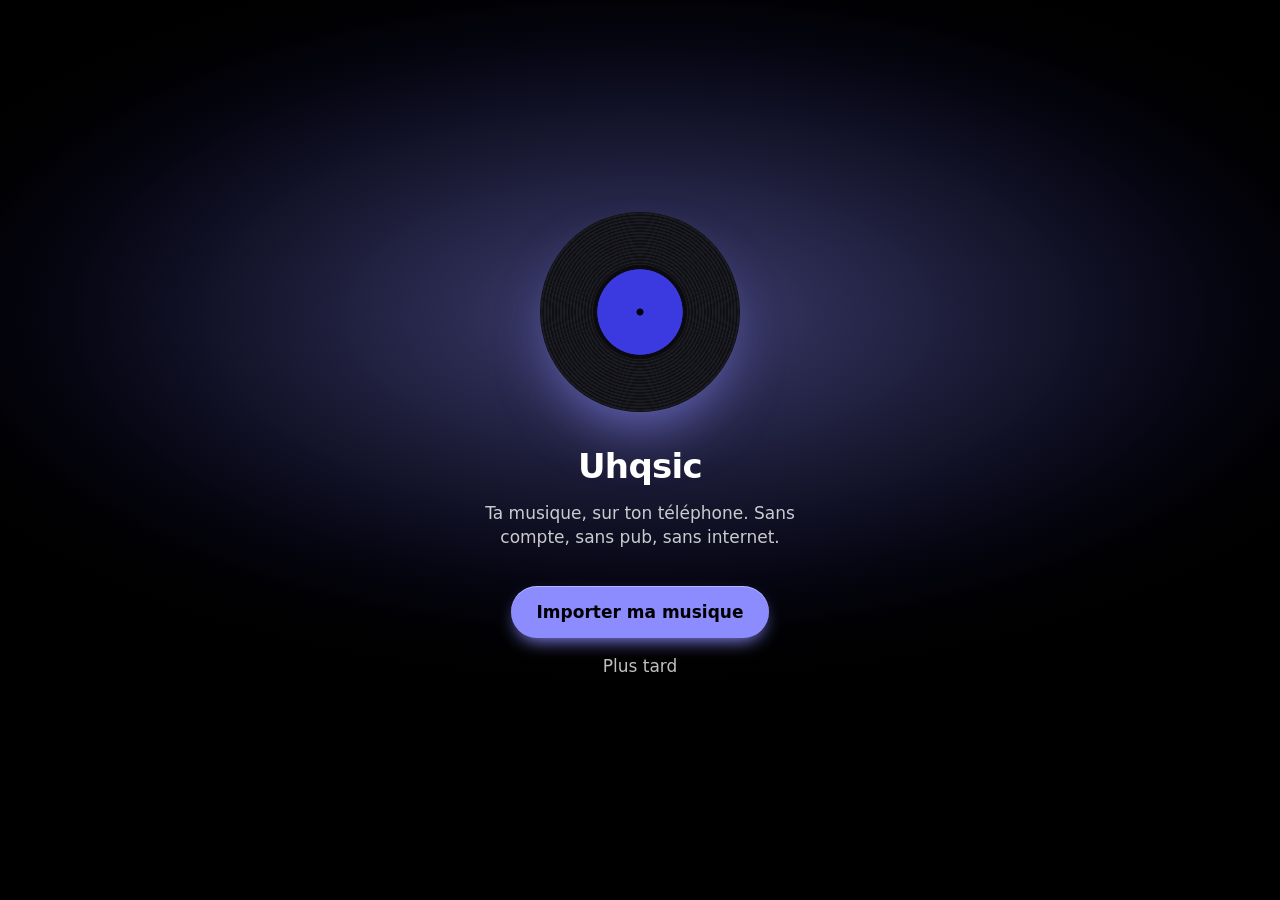
<file: index.html>
<!doctype html>
<html lang="fr">
<head>
<meta charset="utf-8">
<meta name="viewport" content="width=device-width, initial-scale=1, viewport-fit=cover">
<meta name="apple-mobile-web-app-capable" content="yes">
<meta name="mobile-web-app-capable" content="yes">
<meta name="apple-mobile-web-app-status-bar-style" content="black-translucent">
<meta name="apple-mobile-web-app-title" content="Uhqsic">
<meta name="description" content="Uhqsic, ton lecteur de musique : tes fichiers, tes playlists et les paroles synchronisées, sans compte ni pub. S'installe sur l'iPhone et marche sans internet.">
<meta property="og:type" content="website">
<meta property="og:site_name" content="Uhqsic">
<meta property="og:title" content="Uhqsic, ta musique, à ta façon">
<meta property="og:description" content="Tes fichiers, tes playlists, les paroles synchronisées. Sans compte, sans pub, même sans internet.">
<meta property="og:url" content="https://uhqsic.github.io/">
<meta property="og:image" content="https://uhqsic.github.io/icons/og.png">
<meta property="og:image:width" content="1200">
<meta property="og:image:height" content="630">
<meta property="og:image:alt" content="Uhqsic, lecteur de musique">
<meta property="og:locale" content="fr_FR">
<meta name="twitter:card" content="summary_large_image">
<meta name="twitter:image" content="https://uhqsic.github.io/icons/og.png">
<meta name="color-scheme" content="light dark">
<meta name="theme-color" media="(prefers-color-scheme: light)" content="#F7F7FA">
<meta name="theme-color" media="(prefers-color-scheme: dark)" content="#000000">
<title>Uhqsic</title>
<link rel="manifest" href="manifest.webmanifest">
<link rel="apple-touch-icon" href="icons/icon-180.png">
<link rel="icon" href="icons/icon-192.png">
<link rel="stylesheet" href="style.css">
<script>
  // Thème et couleur appliqués avant le premier affichage : aucun flash au démarrage.
  try {
    const p = JSON.parse(localStorage.getItem('uhqsic.prefs') || '{}');
    if (p.theme && p.theme !== 'auto') {
      document.documentElement.dataset.theme = p.theme;
      document.documentElement.dataset.scheme = ['light', 'vinyle', 'sakura', 'glacier', 'encre'].includes(p.theme) ? 'light' : 'dark';
    }
    if (p.accent && p.accent !== 'outremer') document.documentElement.dataset.accent = p.accent;
  } catch (e) {}
</script>
<script src="js/vendor/peerjs.min.js" defer></script>
<script type="module" src="js/app.js"></script>
</head>
<body>

<div id="stage" class="stage">
  <div class="aura" aria-hidden="true"></div>

  <header id="compact-bar" class="compact-bar" aria-hidden="true">
    <span id="compact-title">Bibliothèque</span>
  </header>

  <main id="library" class="page scroll">
    <header class="topbar">
      <h1 class="display big-title" id="big-title">Bibliothèque</h1>
      <div class="row-gap">
        <button class="glass-btn press" id="settings-btn" aria-label="Réglages">
          <svg viewBox="0 0 24 24" class="i sm"><path d="M4 7h9M17 7h3M4 17h3M11 17h9"/><circle cx="15" cy="7" r="2.2"/><circle cx="9" cy="17" r="2.2"/></svg>
        </button>
        <button class="glass-btn press" id="import-btn" aria-label="Importer de la musique">
          <svg viewBox="0 0 24 24" class="i"><path d="M12 5v14M5 12h14"/></svg>
        </button>
      </div>
    </header>

    <label class="search">
      <svg viewBox="0 0 24 24" class="i sm"><circle cx="11" cy="11" r="7"/><path d="M20 20l-4-4"/></svg>
      <input id="search" type="search" placeholder="Titre, artiste, album ou paroles" aria-label="Rechercher" autocomplete="off">
    </label>

    <div class="tabs" id="tabs" role="tablist" aria-label="Affichage">
      <span class="tab-pill" id="tab-pill" aria-hidden="true"></span>
      <button class="tab" role="tab" data-tab="songs" aria-selected="true">Morceaux</button>
      <button class="tab" role="tab" data-tab="artists" aria-selected="false">Artistes</button>
      <button class="tab" role="tab" data-tab="albums" aria-selected="false">Albums</button>
    </div>

    <div id="import-progress" class="import-progress" hidden>
      <span id="import-label">Import…</span>
      <div class="bar"><div id="import-fill"></div></div>
    </div>

    <div id="view-songs" class="view">
      <section id="recent-section" hidden>
        <div class="section-head"><h2 class="section-title">Écoutés récemment</h2><button class="text-btn" id="journal-btn">Journal</button></div>
        <div id="recent" class="carousel recent-row scroll-x"></div>
      </section>

      <section id="playlists-section">
        <h2 class="section-title">Playlists</h2>
        <div id="carousel" class="carousel scroll-x"></div>
      </section>

      <section id="moods-section" hidden>
        <h2 class="section-title">Humeurs</h2>
        <div id="moods" class="mood-row scroll-x"></div>
      </section>

      <section>
        <div class="tracks-head">
          <div>
            <h2 class="section-title">Morceaux</h2>
            <div id="summary" class="muted small"></div>
          </div>
          <div class="select-actions" id="select-actions" hidden>
            <button class="text-btn" id="select-all">Tout</button>
            <button class="text-btn strong" id="select-done">Terminé</button>
          </div>
          <div class="tracks-actions" id="tracks-actions">
            <button class="text-btn" id="select-btn">Choisir</button>
            <button class="glass-btn round press" id="shuffle-all" aria-label="Lecture aléatoire">
              <svg viewBox="0 0 24 24" class="i"><path d="M3 7h3.5c4 0 6 10 10 10H21M3 17h3.5c1.6 0 2.8-1.6 3.9-3.6M13.6 9.6C14.7 8 15.6 7 16.5 7H21M18 4l3 3-3 3M18 14l3 3-3 3"/></svg>
            </button>
            <button class="accent-btn press" id="play-all">
              <svg viewBox="0 0 24 24" class="i fill sm"><path d="M6 3.5v17a1 1 0 0 0 1.5.86l14-8.5a1 1 0 0 0 0-1.72l-14-8.5A1 1 0 0 0 6 3.5z"/></svg>
              Lire
            </button>
          </div>
        </div>
        <ul id="tracks" class="list"></ul>
      </section>
    </div>

    <div id="view-artists" class="view" hidden>
      <ul id="artists" class="list"></ul>
    </div>

    <div id="view-albums" class="view" hidden>
      <div id="albums" class="album-grid"></div>
    </div>

    <div id="empty" class="empty" hidden>
      <div class="empty-disc" aria-hidden="true"><span class="vinyl-face"></span></div>
      <h2>Ta musique commence ici</h2>
      <p>Importe des fichiers MP3, M4A, WAV ou FLAC depuis l'app Fichiers. Ils sont copiés dans Uhqsic et restent sur ton téléphone.</p>
      <button class="accent-btn press" id="empty-import">Importer de la musique</button>
    </div>
    <div id="no-results" class="empty" hidden><h2>Aucun résultat</h2><p>Essaie un autre mot.</p></div>
  </main>

  <section id="collection" class="page subpage scroll" hidden aria-label="Collection">
    <header class="topbar sub">
      <button class="text-btn press" id="back-btn" aria-label="Retour">
        <svg viewBox="0 0 24 24" class="i"><path d="M15 5l-7 7 7 7"/></svg>
        Bibliothèque
      </button>
      <div class="row-gap">
        <button class="text-btn" id="edit-btn">Modifier</button>
        <button class="glass-btn press" id="col-menu-btn" aria-label="Options de la playlist">
          <svg viewBox="0 0 24 24" class="i fill"><circle cx="5" cy="12" r="2"/><circle cx="12" cy="12" r="2"/><circle cx="19" cy="12" r="2"/></svg>
        </button>
      </div>
    </header>
    <div class="col-hero">
      <div class="col-backdrop" id="col-backdrop" aria-hidden="true"></div>
      <div id="col-cover" class="col-cover"></div>
      <h1 id="col-name" class="display center"></h1>
      <div id="col-summary" class="muted small center"></div>
      <div class="col-actions" id="col-actions">
        <button class="soft-btn press" id="col-play">
          <svg viewBox="0 0 24 24" class="i fill sm"><path d="M6 3.5v17a1 1 0 0 0 1.5.86l14-8.5a1 1 0 0 0 0-1.72l-14-8.5A1 1 0 0 0 6 3.5z"/></svg> Lire
        </button>
        <button class="soft-btn press" id="col-shuffle">
          <svg viewBox="0 0 24 24" class="i sm"><path d="M3 7h3.5c4 0 6 10 10 10H21M3 17h3.5c1.6 0 2.8-1.6 3.9-3.6M13.6 9.6C14.7 8 15.6 7 16.5 7H21M18 4l3 3-3 3M18 14l3 3-3 3"/></svg> Aléatoire
        </button>
        <button class="soft-btn press" id="col-radio" hidden>
          <svg viewBox="0 0 24 24" class="i sm"><circle cx="12" cy="12" r="2"/><path d="M8.5 15.5a5 5 0 0 1 0-7M15.5 8.5a5 5 0 0 1 0 7M5.6 18.4a9 9 0 0 1 0-12.8M18.4 5.6a9 9 0 0 1 0 12.8"/></svg> Radio
        </button>
      </div>
      <button class="accent-btn press" id="col-add-empty" hidden>Ajouter des morceaux</button>
    </div>
    <ul id="col-tracks" class="list"></ul>
  </section>

  <nav id="az" class="az" hidden aria-label="Aller à une lettre"></nav>
  <div id="az-bubble" class="az-bubble" aria-hidden="true"></div>

  <div id="select-bar" class="select-bar" hidden>
    <span class="select-count" id="select-count">0 morceau</span>
    <button class="select-act press" data-bulk="playlist" aria-label="Ajouter à une playlist">
      <svg viewBox="0 0 24 24" class="i"><path d="M4 6h11M4 11h11M4 16h7"/><path d="M19 4v11"/><circle cx="17" cy="16" r="2.5"/></svg><span>Playlist</span>
    </button>
    <button class="select-act press" data-bulk="fav" aria-label="Ajouter aux favoris">
      <svg viewBox="0 0 24 24" class="i"><path d="M12 20.5s-7.5-4.6-9.3-9.2C1.4 8 3.4 4.5 7 4.5c2.1 0 3.6 1.2 5 3 1.4-1.8 2.9-3 5-3 3.6 0 5.6 3.5 4.3 6.8-1.8 4.6-9.3 9.2-9.3 9.2z"/></svg><span>Favoris</span>
    </button>
    <button class="select-act press" data-bulk="mood" aria-label="Humeurs">
      <svg viewBox="0 0 24 24" class="i"><path d="M3 12c2.5-4 4.5-4 7 0s4.5 4 7 0 3.5-3 4-2"/></svg><span>Humeur</span>
    </button>
    <button class="select-act danger press" data-bulk="delete" aria-label="Supprimer">
      <svg viewBox="0 0 24 24" class="i"><path d="M4 7h16M9 7V4h6v3M6 7l1 13h10l1-13"/></svg><span>Supprimer</span>
    </button>
  </div>

  <div id="mini" class="mini" hidden>
    <div class="mini-fill" id="mini-fill"></div>
    <div class="mini-slide" id="mini-slide">
      <button class="mini-open" id="mini-open" aria-label="Ouvrir le lecteur">
        <span class="mini-art">
          <span class="vinyl mini-vinyl"><span class="vinyl-face"></span></span>
          <span class="art" id="mini-art"></span>
        </span>
        <span class="mini-text" id="mini-text">
          <span class="mini-title" id="mini-title"></span>
          <span class="mini-artist muted" id="mini-artist"></span>
        </span>
      </button>
    </div>
    <button class="icon-btn press" id="mini-toggle" aria-label="Lecture">
      <svg viewBox="0 0 24 24" class="i fill swap-pause"><rect x="5" y="3" width="5" height="18" rx="1.6"/><rect x="14" y="3" width="5" height="18" rx="1.6"/></svg>
      <svg viewBox="0 0 24 24" class="i fill swap-play"><path d="M6 3.5v17a1 1 0 0 0 1.5.86l14-8.5a1 1 0 0 0 0-1.72l-14-8.5A1 1 0 0 0 6 3.5z"/></svg>
    </button>
    <button class="icon-btn press nudge-r" id="mini-next" aria-label="Morceau suivant">
      <svg viewBox="0 0 28 20" class="i fill wide"><path d="M1 2.2v15.6a1 1 0 0 0 1.5.86L14 11.5v6.3a1 1 0 0 0 1.5.86l12-7.8a1 1 0 0 0 0-1.72l-12-7.8A1 1 0 0 0 14 2.2v6.3L2.5 1.34A1 1 0 0 0 1 2.2z"/></svg>
    </button>
  </div>
</div>

<div id="dim" class="dim" aria-hidden="true"></div>

<section id="player" class="player" aria-label="Lecteur" aria-hidden="true">
  <div class="living" aria-hidden="true">
    <div class="blob b1"></div><div class="blob b2"></div><div class="blob b3"></div>
    <div class="ambient" id="amb-a"><div class="amb"></div><div class="amb amb2"></div></div>
    <div class="ambient" id="amb-b"><div class="amb"></div><div class="amb amb2"></div></div>
    <div class="veil"></div>
  </div>
  <div class="player-inner">
    <div class="player-top">
      <button class="glass-circle press" id="queue-btn" aria-label="File d'attente">
        <svg viewBox="0 0 24 24" class="i sm"><path d="M4 6h12M4 11h12M4 16h8"/><path d="M18 14v6l4-3z" class="fill"/></svg>
      </button>
      <button class="grabber" id="player-close" aria-label="Réduire le lecteur"><span></span></button>
      <button class="glass-circle press" id="player-menu" aria-label="Ajouter à une playlist">
        <svg viewBox="0 0 24 24" class="i fill sm"><circle cx="5" cy="12" r="2"/><circle cx="12" cy="12" r="2"/><circle cx="19" cy="12" r="2"/></svg>
      </button>
    </div>
    <div class="art-zone" id="art-zone">
      <div class="turntable" id="turntable">
        <div class="turntable-move" id="turntable-move">
          <div class="vinyl big-vinyl"><div class="vinyl-face"></div><div class="vinyl-shine"></div></div>
          <div class="art big-art" id="player-art"></div>
        </div>
      </div>
      <div class="lyrics" id="lyrics" aria-live="polite"></div>
    </div>
    <div class="controls">
      <div class="title-row">
        <div class="titles" id="titles">
          <div class="player-title display" id="player-title"></div>
          <div class="player-artist" id="player-artist"></div>
        </div>
        <button class="fav-btn press" id="fav-btn" aria-label="Ajouter aux favoris" aria-pressed="false">
          <svg viewBox="0 0 24 24" class="i heart"><path d="M12 20.5s-7.5-4.6-9.3-9.2C1.4 8 3.4 4.5 7 4.5c2.1 0 3.6 1.2 5 3 1.4-1.8 2.9-3 5-3 3.6 0 5.6 3.5 4.3 6.8-1.8 4.6-9.3 9.2-9.3 9.2z"/></svg>
        </button>
      </div>

      <div class="scrubber" id="scrubber">
        <div class="track-bar"><div class="track-fill" id="scrub-fill"></div></div>
        <span class="scrub-bubble" id="scrub-bubble">0:00</span>
        <input type="range" id="scrub" min="0" max="100" step="0.1" value="0" aria-label="Position de lecture">
        <div class="times"><span id="elapsed">0:00</span><span id="remaining">-0:00</span></div>
      </div>

      <div class="transport">
        <button class="icon-btn big press nudge-l" id="prev" aria-label="Morceau précédent">
          <svg viewBox="0 0 28 20" class="i fill wide flip"><path d="M1 2.2v15.6a1 1 0 0 0 1.5.86L14 11.5v6.3a1 1 0 0 0 1.5.86l12-7.8a1 1 0 0 0 0-1.72l-12-7.8A1 1 0 0 0 14 2.2v6.3L2.5 1.34A1 1 0 0 0 1 2.2z"/></svg>
        </button>
        <button class="play-disc press" id="toggle" aria-label="Lecture">
          <svg viewBox="0 0 24 24" class="i fill swap-pause"><rect x="5" y="3" width="5" height="18" rx="1.6"/><rect x="14" y="3" width="5" height="18" rx="1.6"/></svg>
          <svg viewBox="0 0 24 24" class="i fill swap-play"><path d="M6 3.5v17a1 1 0 0 0 1.5.86l14-8.5a1 1 0 0 0 0-1.72l-14-8.5A1 1 0 0 0 6 3.5z"/></svg>
        </button>
        <button class="icon-btn big press nudge-r" id="next" aria-label="Morceau suivant">
          <svg viewBox="0 0 28 20" class="i fill wide"><path d="M1 2.2v15.6a1 1 0 0 0 1.5.86L14 11.5v6.3a1 1 0 0 0 1.5.86l12-7.8a1 1 0 0 0 0-1.72l-12-7.8A1 1 0 0 0 14 2.2v6.3L2.5 1.34A1 1 0 0 0 1 2.2z"/></svg>
        </button>
      </div>

      <div class="bottom-row">
        <button class="mode-btn press" id="shuffle" aria-label="Lecture aléatoire" aria-pressed="false">
          <svg viewBox="0 0 24 24" class="i sm"><path d="M3 7h3.5c4 0 6 10 10 10H21M3 17h3.5c1.6 0 2.8-1.6 3.9-3.6M13.6 9.6C14.7 8 15.6 7 16.5 7H21M18 4l3 3-3 3M18 14l3 3-3 3"/></svg>
        </button>
        <button class="up-next press" id="up-next">
          <span class="art tiny" id="up-next-art"></span>
          <span class="up-next-text"><span class="dim-text">Ensuite : </span><span id="up-next-title"></span></span>
        </button>
        <button class="mode-btn press" id="repeat" aria-label="Répéter : désactivé">
          <svg viewBox="0 0 24 24" class="i sm"><path d="M17 2l3 3-3 3"/><path d="M4 11V9a4 4 0 0 1 4-4h12"/><path d="M7 22l-3-3 3-3"/><path d="M20 13v2a4 4 0 0 1-4 4H4"/></svg>
          <span class="badge-one" aria-hidden="true">1</span>
        </button>
      </div>
      <div class="player-foot">
        <button class="foot-pill press" id="lyrics-btn" aria-pressed="false">
          <svg viewBox="0 0 24 24" class="i sm"><path d="M5 6h14M5 11h14M5 16h9"/></svg>Paroles
        </button>
        <button class="foot-btn press" id="airplay-btn" aria-label="Sortie audio" hidden>
          <svg viewBox="0 0 24 24" class="i sm"><path d="M5 17H4a2 2 0 0 1-2-2V5a2 2 0 0 1 2-2h16a2 2 0 0 1 2 2v10a2 2 0 0 1-2 2h-1"/><path d="M12 15l5 6H7z" class="fill"/></svg>
        </button>
        <span class="sleep-badge" id="sleep-badge"><svg viewBox="0 0 24 24" class="i"><path d="M20 14.5A8 8 0 1 1 9.5 4a6.5 6.5 0 0 0 10.5 10.5z"/></svg><span id="sleep-text"></span></span>
        <label class="volume" id="volume-box"><svg viewBox="0 0 24 24" class="i sm"><path d="M4 9h4l5-4v14l-5-4H4z" class="fill"/><path d="M16.5 8.5a5 5 0 0 1 0 7"/></svg><input type="range" id="volume" min="0" max="1" step="0.01" value="1" aria-label="Volume"></label>
        <button class="foot-pill press" id="speed-btn" aria-label="Vitesse de lecture">1×</button>
      </div>
    </div>
  </div>
</section>

<div id="sheet-dim" class="sheet-dim" hidden></div>
<section id="sheet" class="sheet" hidden role="dialog" aria-modal="true">
  <div class="sheet-grabber" aria-hidden="true"></div>
  <div id="sheet-body"></div>
</section>

<section id="recap" class="recap" hidden aria-label="Récap du mois" role="dialog" aria-modal="true">
  <div class="recap-bg" id="recap-bg" aria-hidden="true"></div>
  <div class="recap-inner">
    <header class="recap-head">
      <button class="glass-circle press" id="recap-close" aria-label="Fermer"><svg viewBox="0 0 24 24" class="i sm"><path d="M6 6l12 12M18 6L6 18"/></svg></button>
    </header>
    <div id="recap-body"></div>
  </div>
</section>

<section id="welcome" class="welcome" hidden aria-label="Bienvenue" role="dialog" aria-modal="true">
  <div class="welcome-disc" aria-hidden="true"><span class="vinyl-face"></span></div>
  <h1 class="display welcome-title">Uhqsic</h1>
  <p class="welcome-text">Ta musique, sur ton téléphone. Sans compte, sans pub, sans internet.</p>
  <div class="welcome-actions">
    <button class="accent-btn press" id="welcome-import">Importer ma musique</button>
    <button class="text-btn" id="welcome-later">Plus tard</button>
  </div>
</section>

<div id="settings-dim" class="settings-dim"></div>
<section id="settings" class="settings" role="dialog" aria-modal="true" aria-labelledby="settings-title" aria-hidden="true">
  <header class="settings-head">
    <h2 id="settings-title">Réglages</h2>
    <button class="text-btn" id="settings-done">OK</button>
  </header>
  <div id="settings-body"></div>
</section>

<div id="toast" class="toast" role="status" aria-live="polite"></div>

<input type="file" id="file-input" accept="audio/*,.mp3,.m4a,.aac,.wav,.flac,.aif,.aiff" multiple hidden>
<audio id="audio" preload="auto" playsinline></audio>
</body>
</html>
</file>
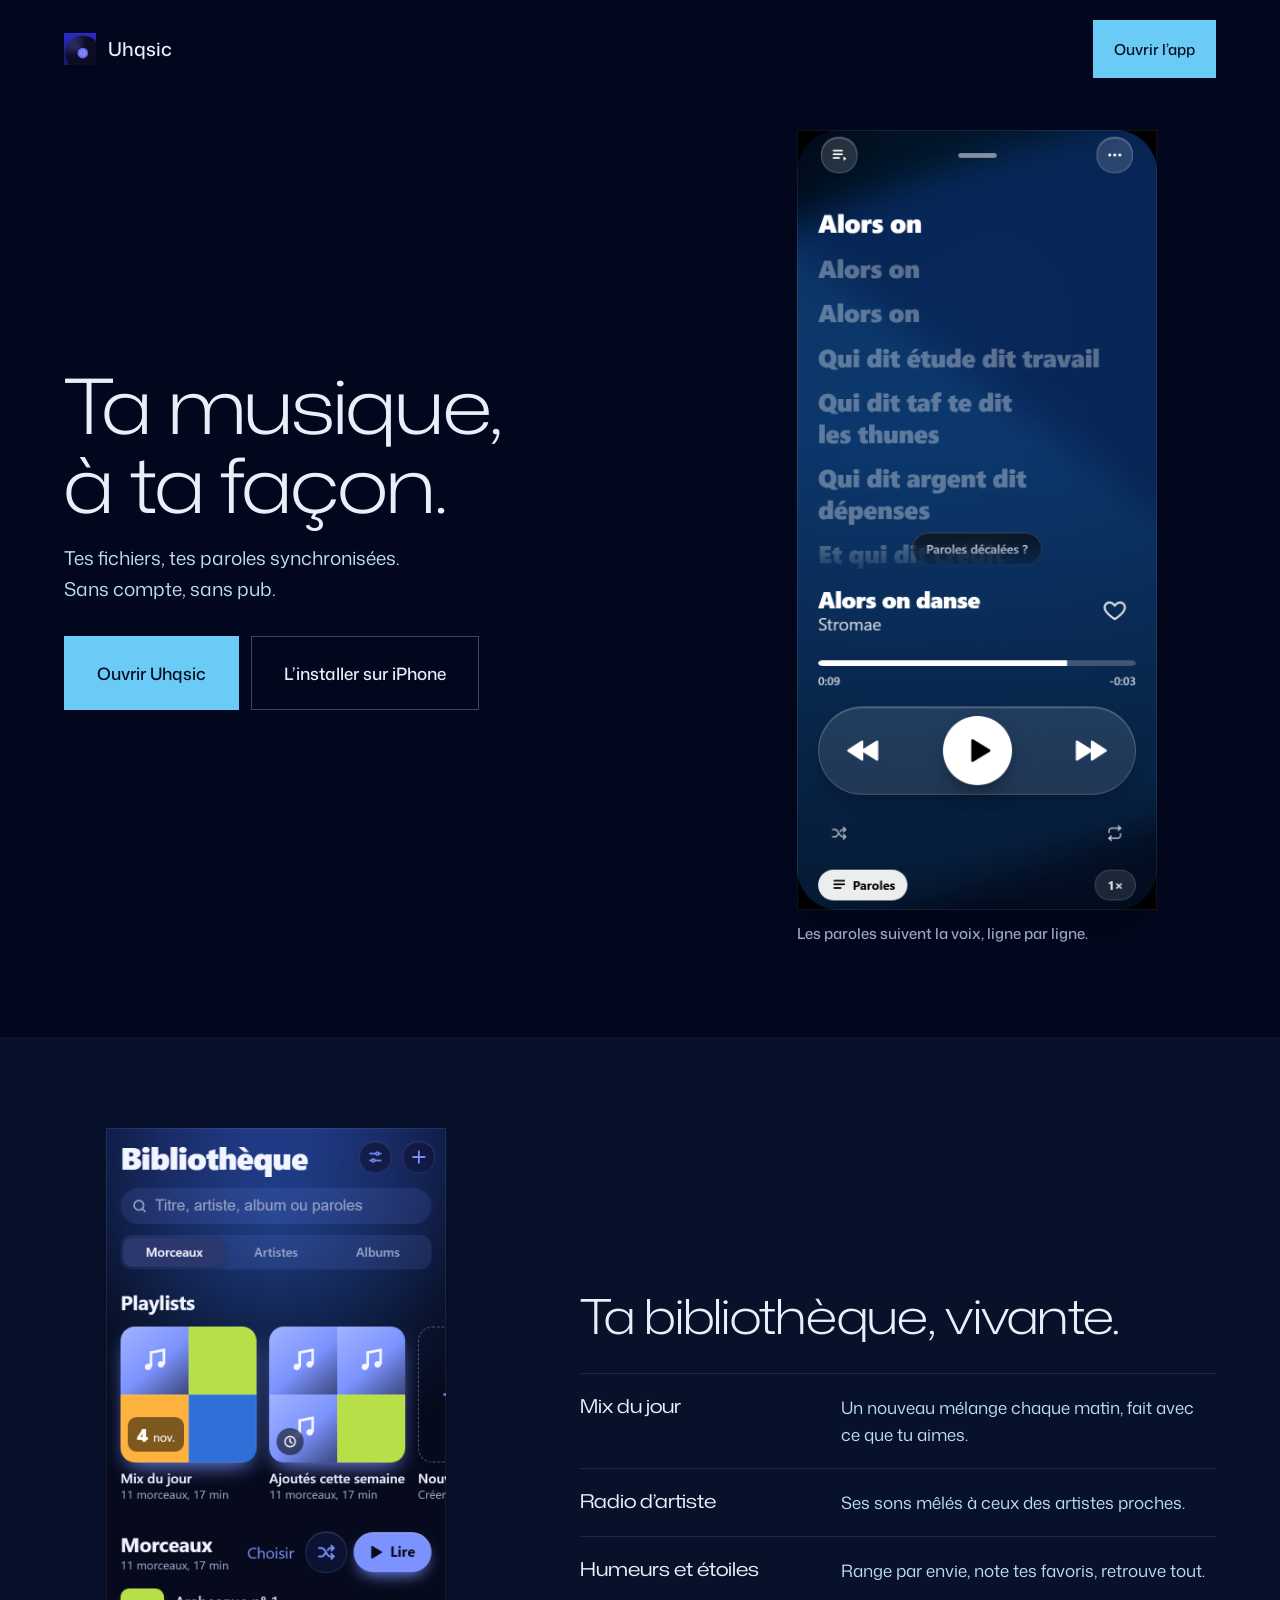
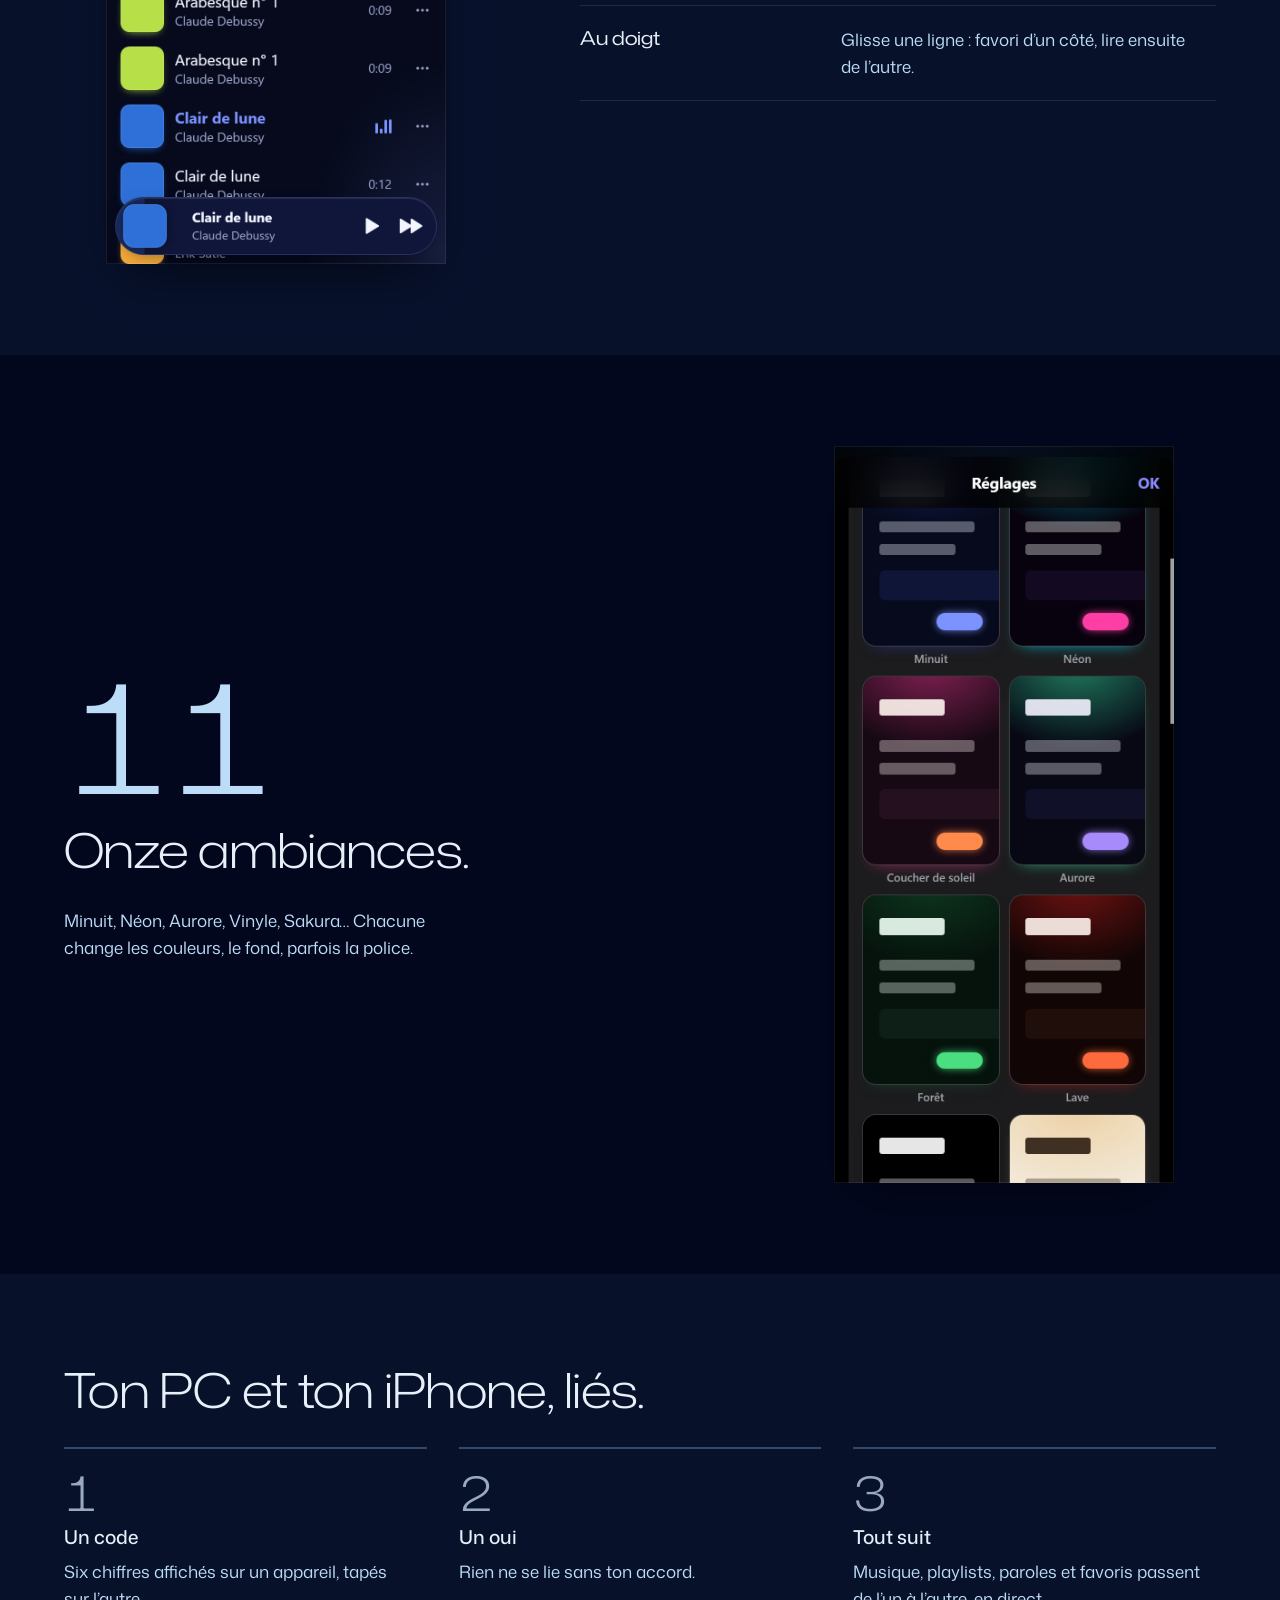
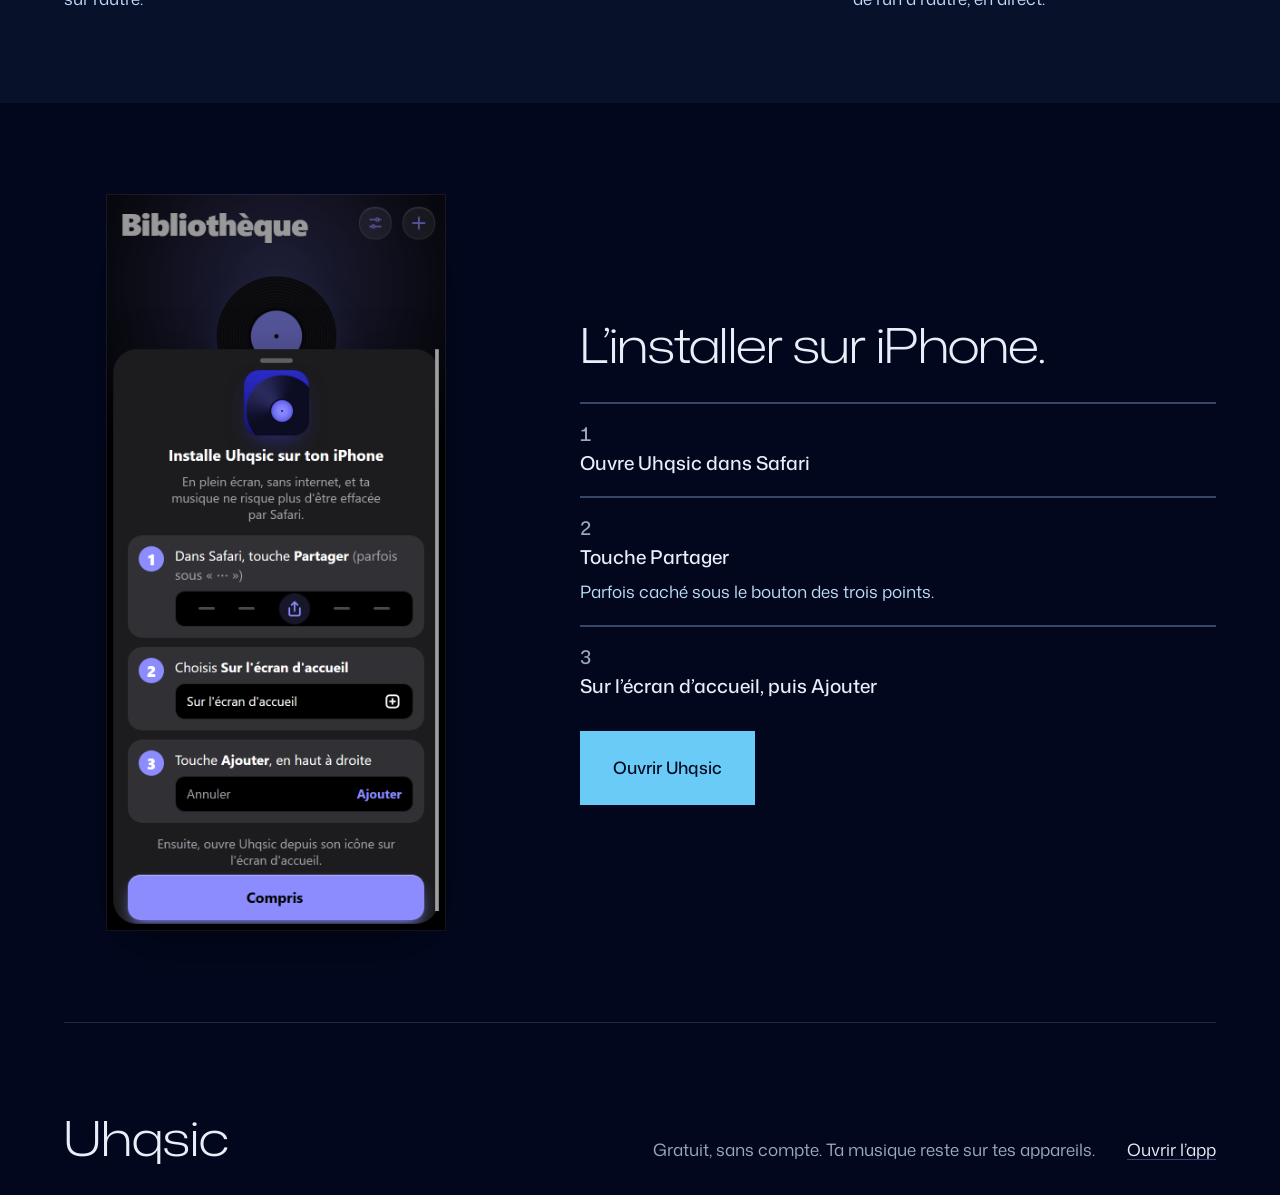
<file: decouvrir/index.html>
<!doctype html>
<html lang="fr">
<head>
<meta charset="utf-8">
<meta name="viewport" content="width=device-width, initial-scale=1, viewport-fit=cover">
<title>Uhqsic, ta musique à ta façon</title>
<meta name="description" content="Uhqsic, un lecteur de musique pour tes propres fichiers : paroles synchronisées, playlists, ambiances. Sans compte ni pub, il s’installe sur l’iPhone.">
<meta name="theme-color" content="#050a1f">
<meta property="og:type" content="website">
<meta property="og:title" content="Uhqsic, ta musique à ta façon">
<meta property="og:description" content="Tes fichiers, tes paroles synchronisées. Sans compte, sans pub.">
<meta property="og:url" content="https://uhqsic.github.io/decouvrir/">
<meta property="og:image" content="https://uhqsic.github.io/icons/og.png">
<meta property="og:image:width" content="1200">
<meta property="og:image:height" content="630">
<meta name="twitter:card" content="summary_large_image">
<link rel="icon" href="../icons/icon-192.png">
<link rel="apple-touch-icon" href="../icons/icon-180.png">
<link rel="preconnect" href="https://fonts.googleapis.com">
<link rel="preconnect" href="https://fonts.gstatic.com" crossorigin>
<link href="https://fonts.googleapis.com/css2?family=Mona+Sans:wdth,wght@100,400;100,500;125,300&display=swap" rel="stylesheet">
<link rel="stylesheet" href="page.css">
</head>
<body>

<header class="nav wrap">
  <a class="wordmark" href="../">
    <img src="../icons/icon-180.png" alt="" width="32" height="32">
    Uhqsic
  </a>
  <a class="btn btn--primary btn--small" href="../">Ouvrir l’app</a>
</header>

<main>
  <section class="hero wrap" aria-labelledby="hero-title">
    <div class="hero-text settle">
      <h1 id="hero-title">Ta musique, à ta façon.</h1>
      <p class="lead">Tes fichiers, tes paroles synchronisées. Sans compte, sans pub.</p>
      <div class="actions">
        <a class="btn btn--primary" href="../">Ouvrir Uhqsic</a>
        <a class="btn btn--secondary" href="#installer">L’installer sur iPhone</a>
      </div>
    </div>
    <figure class="shot shot--hero">
      <img src="img/paroles.png" alt="Le lecteur d’Uhqsic : les paroles défilent, la ligne chantée s’allume." width="750" height="1624">
      <figcaption>Les paroles suivent la voix, ligne par ligne.</figcaption>
    </figure>
  </section>

  <section class="band" aria-labelledby="biblio-title">
    <div class="wrap split">
      <figure class="shot">
        <img src="img/bibliotheque.png" alt="La bibliothèque : mix du jour, playlists et morceaux." width="750" height="1624" loading="lazy">
      </figure>
      <div>
        <h2 id="biblio-title">Ta bibliothèque, vivante.</h2>
        <ul class="rows">
          <li><h3>Mix du jour</h3><p>Un nouveau mélange chaque matin, fait avec ce que tu aimes.</p></li>
          <li><h3>Radio d’artiste</h3><p>Ses sons mêlés à ceux des artistes proches.</p></li>
          <li><h3>Humeurs et étoiles</h3><p>Range par envie, note tes favoris, retrouve tout.</p></li>
          <li><h3>Au doigt</h3><p>Glisse une ligne : favori d’un côté, lire ensuite de l’autre.</p></li>
        </ul>
      </div>
    </div>
  </section>

  <section class="wrap split split--flip" aria-labelledby="amb-title">
    <div>
      <p class="fig" aria-hidden="true">11</p>
      <h2 id="amb-title">Onze ambiances.</h2>
      <p>Minuit, Néon, Aurore, Vinyle, Sakura… Chacune change les couleurs, le fond, parfois la police.</p>
    </div>
    <figure class="shot">
      <img src="img/ambiances.png" alt="Le choix des ambiances dans les réglages." width="750" height="1624" loading="lazy">
    </figure>
  </section>

  <section class="band" aria-labelledby="lien-title">
    <div class="wrap">
      <h2 id="lien-title">Ton PC et ton iPhone, liés.</h2>
      <ol class="steps">
        <li><h3>Un code</h3><p>Six chiffres affichés sur un appareil, tapés sur l’autre.</p></li>
        <li><h3>Un oui</h3><p>Rien ne se lie sans ton accord.</p></li>
        <li><h3>Tout suit</h3><p>Musique, playlists, paroles et favoris passent de l’un à l’autre, en direct.</p></li>
      </ol>
    </div>
  </section>

  <section class="wrap split" id="installer" aria-labelledby="inst-title">
    <figure class="shot">
      <img src="img/installer.png" alt="Le guide d’installation affiché par l’app sur iPhone." width="750" height="1624" loading="lazy">
    </figure>
    <div>
      <h2 id="inst-title">L’installer sur iPhone.</h2>
      <ol class="steps steps--tight">
        <li><h3>Ouvre Uhqsic dans Safari</h3></li>
        <li><h3>Touche Partager</h3><p>Parfois caché sous le bouton des trois points.</p></li>
        <li><h3>Sur l’écran d’accueil, puis Ajouter</h3></li>
      </ol>
      <a class="btn btn--primary" href="../">Ouvrir Uhqsic</a>
    </div>
  </section>
</main>

<footer class="footer wrap">
  <p class="footer-mark">Uhqsic</p>
  <p class="muted">Gratuit, sans compte. Ta musique reste sur tes appareils.</p>
  <a class="link" href="../">Ouvrir l’app</a>
</footer>

</body>
</html>
</file>
<file: style.css>
/* Uhqsic 2 — lecteur web. Signature : le vinyle qui sort de la pochette.
   Mouvement : ressorts sans rebond par défaut, uniquement transform/opacity sur les éléments animés en continu. */

@property --aura { syntax: '<color>'; inherits: true; initial-value: #3A3AE0; }
@property --c1 { syntax: '<color>'; inherits: true; initial-value: #2E6FD8; }
@property --c2 { syntax: '<color>'; inherits: true; initial-value: #1B2B6B; }
@property --c3 { syntax: '<color>'; inherits: true; initial-value: #0A0F2A; }
@property --c4 { syntax: '<color>'; inherits: true; initial-value: #4B5BD8; }

/* Couleur d'accent choisie dans les réglages : une teinte claire et sa variante sombre,
   toutes deux à plus de 4,5:1 sur leur fond. */
:root { --a-light: #3A3AE0; --a-dark: #8C8CFF; }
:root[data-accent="framboise"] { --a-light: #C81E54; --a-dark: #FF6B93; }
:root[data-accent="sapin"] { --a-light: #1A7A50; --a-dark: #4CD995; }
:root[data-accent="ambre"] { --a-light: #9A5A00; --a-dark: #FFB340; }
:root[data-accent="graphite"] { --a-light: #3A3A3C; --a-dark: #E5E5EA; }

:root {
  --accent: var(--a-light);
  --on-accent: #fff;
  --bg: #F7F7FA;
  --text: #000000;
  --secondary: #6C6C70;
  --fill: rgba(118, 118, 128, 0.12);
  --separator: rgba(60, 60, 67, 0.16);
  --row-press: rgba(0, 0, 0, 0.05);
  --glass: rgba(255, 255, 255, 0.72);
  --glass-edge: rgba(0, 0, 0, 0.06);
  --glass-shine: rgba(255, 255, 255, 0.9);
  --bar: rgba(247, 247, 250, 0.72);
  --sheet: #FFFFFF;
  --group-bg: #F2F2F7;
  --group-row: #FFFFFF;
  --fill-strong: rgba(120, 120, 128, 0.16);
  --seg-pill: #FFFFFF;
  --aura-strength: 26%;
  --spring: cubic-bezier(0.32, 0.72, 0, 1);
  --out: cubic-bezier(0.23, 1, 0.32, 1);
  --display: ui-rounded, -apple-system, 'SF Pro Display', system-ui, sans-serif;
  --safe-top: env(safe-area-inset-top, 0px);
  --safe-bottom: env(safe-area-inset-bottom, 0px);
  color-scheme: light dark;
}

@media (prefers-color-scheme: dark) {
  :root:not([data-scheme="light"]) {
    --accent: var(--a-dark);
    --on-accent: #000;
    --bg: #000000;
    --text: #FFFFFF;
    --secondary: #A1A1A6;
    --fill: rgba(118, 118, 128, 0.24);
    --separator: rgba(84, 84, 88, 0.55);
    --row-press: rgba(255, 255, 255, 0.07);
    --glass: rgba(255, 255, 255, 0.1);
    --glass-edge: rgba(255, 255, 255, 0.16);
    --glass-shine: rgba(255, 255, 255, 0.18);
    --bar: rgba(0, 0, 0, 0.72);
    --sheet: #1C1C1E;
    --group-bg: #000000;
    --group-row: #1C1C1E;
    --fill-strong: rgba(120, 120, 128, 0.36);
    --seg-pill: #636366;
    --aura-strength: 38%;
  }
}
:root[data-scheme="dark"] {
  --accent: var(--a-dark);
  --on-accent: #000;
  --bg: #000000;
  --text: #FFFFFF;
  --secondary: #A1A1A6;
  --fill: rgba(118, 118, 128, 0.24);
  --separator: rgba(84, 84, 88, 0.55);
  --row-press: rgba(255, 255, 255, 0.07);
  --glass: rgba(255, 255, 255, 0.1);
  --glass-edge: rgba(255, 255, 255, 0.16);
  --glass-shine: rgba(255, 255, 255, 0.18);
  --bar: rgba(0, 0, 0, 0.72);
  --sheet: #1C1C1E;
  --group-bg: #000000;
  --group-row: #1C1C1E;
  --fill-strong: rgba(120, 120, 128, 0.36);
  --seg-pill: #636366;
  --aura-strength: 38%;
}
:root[data-scheme="dark"] { color-scheme: dark; }
:root[data-scheme="light"] { color-scheme: light; }

* { box-sizing: border-box; }
html { -webkit-text-size-adjust: 100%; -webkit-tap-highlight-color: transparent; overscroll-behavior: none; }
html, body { margin: 0; height: 100%; background: #000; }
body { font: 17px/1.3 -apple-system, 'SF Pro Text', system-ui, sans-serif; color: var(--text); -webkit-font-smoothing: antialiased; overflow: hidden; }
button { font: inherit; color: inherit; background: none; border: 0; padding: 0; margin: 0; cursor: pointer; touch-action: manipulation; -webkit-user-select: none; user-select: none; -webkit-touch-callout: none; }
button:focus-visible, input:focus-visible { outline: 2px solid var(--accent); outline-offset: 3px; border-radius: 12px; }
input, select, textarea { font-size: 17px; }
[hidden] { display: none !important; }
::selection { background: color-mix(in srgb, var(--accent) 30%, transparent); }

/* Icônes */
.i { width: 22px; height: 22px; fill: none; stroke: currentColor; stroke-width: 2.2; stroke-linecap: round; stroke-linejoin: round; flex-shrink: 0; }
.i.sm { width: 18px; height: 18px; }
.i.fill, .i .fill { fill: currentColor; stroke: none; }
.i.wide { width: 26px; height: 20px; }
.i.flip { transform: scaleX(-1); }

/* Retour de pression : immédiat à l'appui, plus lent au relâchement */
.press { transition: transform 240ms var(--out); }
.press:active { transform: scale(0.9); transition-duration: 90ms; }
.nudge-r svg, .nudge-l svg { transition: transform 260ms var(--out); }
.nudge-r:active svg { transform: translateX(4px); }
.nudge-l:active svg { transform: translateX(-4px) scaleX(-1); }

/* MARK: Scène principale */

.stage {
  position: fixed; inset: 0; overflow: hidden; background: var(--stage-bg, var(--bg));
  transform-origin: 50% 100%;
  transition: transform 560ms var(--spring), border-radius 560ms var(--spring), --aura 900ms ease;
  --aura: var(--accent);
}
body.player-open .stage { transform: scale(0.93) translateY(-8px); border-radius: 40px; }
.aura {
  position: absolute; left: -20%; right: -20%; top: -180px; height: 560px; pointer-events: none;
  background: radial-gradient(closest-side, color-mix(in srgb, var(--aura) var(--aura-strength), transparent), transparent);
}

.page { position: absolute; inset: 0; }
.scroll { overflow-y: auto; -webkit-overflow-scrolling: touch; overscroll-behavior: contain; scrollbar-width: none; }
.scroll::-webkit-scrollbar, .scroll-x::-webkit-scrollbar { display: none; }
#library, .subpage { padding: calc(var(--safe-top) + 6px) 0 calc(var(--safe-bottom) + 110px); }

.subpage { background: var(--stage-bg, var(--bg)); transform: translateX(100%); transition: transform 450ms var(--spring); z-index: 2; }
.subpage.shown { transform: none; }
#library { transition: transform 450ms var(--spring), opacity 450ms var(--spring); }
body.subpage-open #library { transform: translateX(-28%); opacity: 0.6; }

/* Barre compacte qui apparaît quand le grand titre défile hors de vue */
.compact-bar {
  position: absolute; top: 0; left: 0; right: 0; z-index: 2; height: calc(var(--safe-top) + 44px); padding-top: var(--safe-top);
  display: grid; place-items: center; font-weight: 650; font-size: 17px;
  background: var(--bar); -webkit-backdrop-filter: blur(20px) saturate(180%); backdrop-filter: blur(20px) saturate(180%);
  border-bottom: 0.5px solid var(--separator);
  opacity: 0; transform: translateY(-6px); pointer-events: none;
  transition: opacity 200ms ease, transform 260ms var(--out);
}
.compact-bar.shown { opacity: 1; transform: none; }
body.subpage-open .compact-bar { opacity: 0; }

.topbar { display: flex; align-items: center; justify-content: space-between; min-height: 52px; padding: 0 8px 0 16px; }
.topbar.sub { padding: 0 8px; position: relative; z-index: 1; }
.display { font-family: var(--display); font-weight: 800; letter-spacing: -0.02em; margin: 0; }
h1.display { font-size: 34px; }
.big-title { transform-origin: left center; will-change: transform, opacity; }
.center { text-align: center; }
.muted { color: var(--secondary); }
.small { font-size: 13px; }
.row-gap { display: flex; align-items: center; gap: 4px; }

.glass-btn { position: relative; width: 44px; height: 44px; display: grid; place-items: center; color: var(--accent); }
.glass-btn::before {
  content: ''; position: absolute; width: 34px; height: 34px; border-radius: 17px;
  background: var(--glass); border: 0.5px solid var(--glass-edge); box-shadow: inset 0 1px 0 var(--glass-shine);
  -webkit-backdrop-filter: blur(16px) saturate(180%); backdrop-filter: blur(16px) saturate(180%);
}
.glass-btn > * { position: relative; }
.glass-btn.round::before { width: 44px; height: 44px; border-radius: 22px; }
.text-btn { display: flex; align-items: center; gap: 2px; height: 44px; padding: 0 8px; color: var(--accent); font-size: 17px; }
.accent-btn {
  display: inline-flex; align-items: center; gap: 7px; height: 44px; padding: 0 18px 0 15px; border-radius: 22px;
  background: var(--accent); color: var(--on-accent); font-weight: 650; font-size: 16px;
  box-shadow: 0 8px 18px -6px var(--accent), inset 0 1px 0 rgba(255, 255, 255, 0.35);
}
.soft-btn {
  flex: 1; display: inline-flex; align-items: center; justify-content: center; gap: 8px; height: 50px; border-radius: 14px;
  background: color-mix(in srgb, var(--accent) 14%, transparent); color: var(--accent); font-weight: 650;
}

.search { display: flex; align-items: center; gap: 8px; height: 40px; margin: 8px 16px 12px; padding: 0 12px; border-radius: 20px; background: var(--fill); color: var(--secondary); }
.search input { flex: 1; min-width: 0; background: none; border: 0; outline: 0; color: var(--text); padding: 0; }
.search input::placeholder { color: var(--secondary); }

/* Onglets : une pastille qui glisse sous l'onglet choisi */
.tabs { position: relative; display: grid; grid-template-columns: repeat(3, minmax(0, 1fr)); margin: 0 16px; padding: 3px; height: 38px; border-radius: 12px; background: var(--fill); }
.tab { position: relative; z-index: 1; font-size: 14px; font-weight: 600; color: var(--secondary); transition: color 200ms ease; }
.tab[aria-selected="true"] { color: var(--text); }
.tab-pill {
  position: absolute; top: 3px; left: 3px; bottom: 3px; width: calc((100% - 6px) / 3); border-radius: 9px;
  background: var(--seg-pill); box-shadow: 0 3px 8px rgba(0, 0, 0, 0.12), 0 0 0 0.5px rgba(0, 0, 0, 0.04);
  transition: transform 420ms var(--spring);
}
.view.entering { animation: viewIn 380ms var(--out) both; }
@keyframes viewIn { from { opacity: 0; transform: translateY(8px); } }

.import-progress { margin: 14px 16px 0; font-size: 13px; color: var(--secondary); }
.import-progress .bar { margin-top: 6px; height: 4px; border-radius: 2px; background: var(--fill); overflow: hidden; }
#import-fill { height: 100%; background: var(--accent); transform-origin: left; transform: scaleX(0); transition: transform 300ms var(--out); }

.section-title { font-family: var(--display); font-weight: 750; font-size: 22px; letter-spacing: -0.01em; margin: 0; }
#playlists-section .section-title { padding: 22px 16px 12px; }

/* Carrousel */
.carousel { display: flex; gap: 14px; overflow-x: auto; scroll-snap-type: x mandatory; padding: 0 16px 6px; scroll-padding-left: 16px; scrollbar-width: none; overscroll-behavior-x: contain; }
.card { flex-shrink: 0; width: 150px; text-align: left; scroll-snap-align: start; }
.card .mosaic {
  position: relative; display: grid; grid-template-columns: repeat(2, minmax(0, 1fr)); width: 150px; height: 150px;
  border-radius: 16px; overflow: hidden; background: var(--fill);
  box-shadow: 0 10px 24px -8px var(--glow, rgba(0, 0, 0, 0.3)), 0 2px 6px rgba(0, 0, 0, 0.1);
}
.card .mosaic.single { display: block; }
.card .mosaic .art { width: 100%; height: 100%; border-radius: 0; }
.card .name { display: block; margin-top: 8px; font-size: 15px; font-weight: 600; white-space: nowrap; overflow: hidden; text-overflow: ellipsis; }
.card .meta { display: block; font-size: 13px; color: var(--secondary); }
.card.new .mosaic { display: grid; place-items: center; background: none; border: 1.5px dashed color-mix(in srgb, var(--secondary) 55%, transparent); box-shadow: none; color: var(--accent); }
.card.new .i { width: 30px; height: 30px; stroke-width: 2; }
.card.fav .mosaic { display: grid; place-items: center; background: radial-gradient(120% 120% at 20% 10%, #FF7A9A, #E0245E 55%, #7A0F3A); --glow: #E0245E; }
.card.fav .mosaic .i { width: 54px; height: 54px; color: #fff; fill: #fff; stroke: none; filter: drop-shadow(0 6px 12px rgba(0, 0, 0, 0.25)); }

/* Listes */
.tracks-head { display: flex; align-items: center; justify-content: space-between; padding: 26px 16px 10px; }
.tracks-actions { display: flex; gap: 8px; color: var(--accent); }
.list { list-style: none; margin: 0; padding: 0; }
.row { display: flex; align-items: center; gap: 12px; height: 64px; padding: 0 4px 0 16px; content-visibility: auto; contain-intrinsic-size: auto 64px; transition: background-color 160ms ease; }
.row:active { background: var(--row-press); }
.row.enter { animation: rowIn 520ms var(--out) both; animation-delay: var(--delay, 0ms); }
@keyframes rowIn { from { opacity: 0; transform: translateY(10px); } }
.row .art { width: 48px; height: 48px; border-radius: 10px; box-shadow: 0 4px 10px -5px var(--glow, transparent); }
.row .text { flex: 1; min-width: 0; display: flex; flex-direction: column; gap: 2px; text-align: left; }
.row .main { flex: 1; min-width: 0; display: flex; align-items: center; gap: 12px; height: 64px; text-align: left; }
.row .t { font-size: 17px; white-space: nowrap; overflow: hidden; text-overflow: ellipsis; }
.row .a { font-size: 14px; color: var(--secondary); white-space: nowrap; overflow: hidden; text-overflow: ellipsis; }
.row.current .t { color: var(--accent); font-weight: 650; }
.row .end { width: 44px; display: flex; justify-content: flex-end; align-items: center; gap: 4px; font-size: 14px; color: var(--secondary); font-variant-numeric: tabular-nums; }
.row .fav-dot { width: 12px; height: 12px; color: #E0245E; fill: #E0245E; stroke: none; }
.row .more { width: 44px; height: 44px; display: grid; place-items: center; color: var(--secondary); }
.row .handle { width: 44px; height: 44px; display: grid; place-items: center; color: var(--secondary); touch-action: none; }
.row .remove { width: 44px; height: 44px; display: grid; place-items: center; color: #FF3B30; }
.row.dragging { position: relative; z-index: 5; background: var(--bg); box-shadow: 0 10px 30px rgba(0, 0, 0, 0.2); border-radius: 12px; transition: none; }
.row.shifting { transition: transform 220ms var(--out); }
.row.artist .art { border-radius: 50%; }
.row .chev { width: 32px; display: grid; place-items: center; color: var(--secondary); }

.album-grid { display: grid; grid-template-columns: repeat(2, minmax(0, 1fr)); gap: 18px 14px; padding: 18px 16px; }
.album { text-align: left; min-width: 0; }
.album .art { width: 100%; aspect-ratio: 1; height: auto; border-radius: 14px; box-shadow: 0 12px 24px -12px var(--glow, rgba(0, 0, 0, 0.35)); }
.album .name { display: block; margin-top: 8px; font-size: 15px; font-weight: 600; white-space: nowrap; overflow: hidden; text-overflow: ellipsis; }
.album .meta { display: block; font-size: 13px; color: var(--secondary); white-space: nowrap; overflow: hidden; text-overflow: ellipsis; }

.eq { display: flex; align-items: flex-end; gap: 2px; height: 16px; color: var(--accent); }
.eq span { width: 3px; height: 16px; border-radius: 2px; background: currentColor; transform-origin: bottom; animation: eq 900ms ease-in-out infinite; }
.eq span:nth-child(2) { animation-duration: 700ms; animation-delay: -200ms; }
.eq span:nth-child(3) { animation-duration: 1100ms; animation-delay: -400ms; }
.eq span:nth-child(4) { animation-duration: 800ms; animation-delay: -100ms; }
body:not(.playing) .eq span { animation-play-state: paused; }
@keyframes eq { 0%, 100% { transform: scaleY(0.3); } 50% { transform: scaleY(1); } }

.empty { padding: 40px 32px; text-align: center; color: var(--secondary); display: flex; flex-direction: column; align-items: center; gap: 8px; }
.empty h2, .empty h3 { margin: 10px 0 0; color: var(--text); font-size: 22px; font-family: var(--display); font-weight: 800; }
.empty p { margin: 0 0 12px; font-size: 15px; line-height: 1.4; max-width: 34ch; }
.empty-disc { width: 132px; height: 132px; border-radius: 50%; box-shadow: 0 24px 50px -18px color-mix(in srgb, var(--accent) 70%, transparent); animation: floaty 5s ease-in-out infinite; }
.empty-disc .vinyl-face { animation-play-state: running; animation-duration: 6s; }
@keyframes floaty { 0%, 100% { transform: translateY(0); } 50% { transform: translateY(-8px); } }

/* Pochettes */
.art {
  position: relative; flex-shrink: 0; overflow: hidden; display: grid; place-items: center;
  background: linear-gradient(140deg, color-mix(in srgb, var(--accent) 70%, white), var(--accent) 55%, color-mix(in srgb, var(--accent) 50%, black));
  background-size: cover; background-position: center;
}
.art.has-image { background-color: #222; }
.art.placeholder::after {
  content: ''; width: 42%; height: 42%; background: rgba(255, 255, 255, 0.92);
  -webkit-mask: url("data:image/svg+xml,%3Csvg xmlns='http://www.w3.org/2000/svg' viewBox='0 0 24 24'%3E%3Cpath d='M9 17.5V5.2l11-2.2v12.3' fill='none' stroke='black' stroke-width='2.2'/%3E%3Ccircle cx='6.5' cy='17.5' r='2.8'/%3E%3Ccircle cx='17.5' cy='15.3' r='2.8'/%3E%3C/svg%3E") center / contain no-repeat;
  mask: url("data:image/svg+xml,%3Csvg xmlns='http://www.w3.org/2000/svg' viewBox='0 0 24 24'%3E%3Cpath d='M9 17.5V5.2l11-2.2v12.3' fill='none' stroke='black' stroke-width='2.2'/%3E%3Ccircle cx='6.5' cy='17.5' r='2.8'/%3E%3Ccircle cx='17.5' cy='15.3' r='2.8'/%3E%3C/svg%3E") center / contain no-repeat;
}

/* Page de collection (playlist, favoris, artiste, album) */
.col-hero { position: relative; display: flex; flex-direction: column; align-items: center; gap: 10px; padding: 8px 16px 18px; }
.col-backdrop { position: absolute; left: -20%; right: -20%; top: -200px; height: 520px; pointer-events: none; background: radial-gradient(closest-side, color-mix(in srgb, var(--col-tint, var(--accent)) 40%, transparent), transparent); }
.col-cover { position: relative; width: 220px; height: 220px; border-radius: 18px; overflow: hidden; box-shadow: 0 22px 44px -16px rgba(0, 0, 0, 0.5); }
.col-cover.round { border-radius: 50%; }
.col-cover .mosaic { display: grid; grid-template-columns: repeat(2, minmax(0, 1fr)); width: 100%; height: 100%; }
.col-cover .art, .col-cover .fav-cover { width: 100%; height: 100%; border-radius: 0; }
.fav-cover { display: grid; place-items: center; background: radial-gradient(120% 120% at 20% 10%, #FF7A9A, #E0245E 55%, #7A0F3A); }
.fav-cover .i { width: 80px; height: 80px; fill: #fff; stroke: none; }
.col-hero h1.display { position: relative; font-size: 26px; margin-top: 8px; }
.col-hero .muted { position: relative; }
.col-actions { position: relative; display: flex; gap: 12px; width: 100%; margin-top: 6px; }

/* MARK: Mini-lecteur */

.mini {
  position: absolute; left: 10px; right: 10px; bottom: calc(var(--safe-bottom) + 10px); height: 64px;
  display: flex; align-items: center; padding: 0 6px 0 8px; border-radius: 32px; overflow: hidden;
  background: var(--glass); border: 0.5px solid var(--glass-edge);
  -webkit-backdrop-filter: blur(24px) saturate(190%); backdrop-filter: blur(24px) saturate(190%);
  box-shadow: inset 0 1px 0 var(--glass-shine), 0 12px 30px -10px rgba(0, 0, 0, 0.35), 0 2px 8px rgba(0, 0, 0, 0.08);
  animation: miniIn 450ms var(--spring) both; z-index: 3; touch-action: pan-y;
}
@keyframes miniIn { from { transform: translateY(120%); opacity: 0; } }
.mini-fill { position: absolute; inset: 0; background: color-mix(in srgb, var(--aura) 22%, transparent); transform-origin: left; transform: scaleX(0); pointer-events: none; }
.mini-slide { position: relative; flex: 1; min-width: 0; }
.mini-open { display: flex; align-items: center; gap: 12px; width: 100%; height: 64px; text-align: left; }
.mini-art { position: relative; flex-shrink: 0; width: 64px; height: 48px; }
.mini-art .art { position: absolute; left: 0; top: 0; width: 48px; height: 48px; border-radius: 12px; box-shadow: 2px 0 8px rgba(0, 0, 0, 0.25); }
.mini-vinyl { position: absolute; left: 6px; top: 3px; width: 42px; height: 42px; transition: transform 600ms var(--spring); }
body.playing .mini-vinyl { transform: translateX(16px); }
.mini-text { min-width: 0; display: flex; flex-direction: column; gap: 1px; }
.mini-title { font-size: 15px; font-weight: 650; white-space: nowrap; overflow: hidden; text-overflow: ellipsis; }
.mini-artist { font-size: 13px; white-space: nowrap; overflow: hidden; text-overflow: ellipsis; }
.icon-btn { position: relative; flex-shrink: 0; width: 44px; height: 44px; display: grid; place-items: center; }
.icon-btn.big { width: 64px; height: 64px; }
.icon-btn.big .i.wide { width: 34px; height: 24px; }
body.player-open .mini-art .art, .fly-hide { visibility: hidden; }

/* Lecture / pause qui se transforment l'une dans l'autre */
.swap-play, .swap-pause { position: absolute; transition: opacity 200ms ease, transform 320ms var(--out), filter 200ms ease; }
.swap-pause { opacity: 0; transform: scale(0.5); filter: blur(4px); }
body.playing .swap-pause { opacity: 1; transform: none; filter: none; }
body.playing .swap-play { opacity: 0; transform: scale(0.5); filter: blur(4px); }

/* MARK: Vinyle */

.vinyl { border-radius: 50%; }
.vinyl-face {
  display: block; width: 100%; height: 100%; border-radius: 50%;
  background:
    radial-gradient(circle, rgba(0, 0, 0, 0.9) 0 2.4%, var(--label, var(--accent)) 2.6% 30%, #0b0b0f 30.5% 33%, transparent 33.5%),
    repeating-radial-gradient(circle, #101014 0 1.6px, #1b1b22 1.6px 3.2px);
  animation: spin 1.8s linear infinite; animation-play-state: paused;
}
.mini-vinyl .vinyl-face { background: radial-gradient(circle, var(--label, var(--accent)) 0 22%, #0c0c10 23% 26%, transparent 27%), repeating-radial-gradient(circle, #121216 0 1.5px, #1d1d23 1.5px 3px); }
body.playing .vinyl-face { animation-play-state: running; }
@keyframes spin { to { transform: rotate(360deg); } }
.vinyl-shine { position: absolute; inset: 0; border-radius: 50%; pointer-events: none; background: conic-gradient(from 210deg, transparent 0deg, rgba(255, 255, 255, 0.14) 30deg, transparent 70deg, transparent 180deg, rgba(255, 255, 255, 0.08) 215deg, transparent 250deg); }

/* MARK: Lecteur plein écran */

.dim { position: fixed; inset: 0; background: #000; opacity: 0; pointer-events: none; transition: opacity 560ms var(--spring); z-index: 9; }
body.player-open .dim { opacity: 0.35; }

.player {
  position: fixed; inset: 0; z-index: 10; overflow: hidden; color: #fff; border-radius: 44px;
  transform: translateY(105%); touch-action: none;
  transition: transform 560ms var(--spring), --c1 1100ms ease, --c2 1100ms ease, --c3 1100ms ease, --c4 1100ms ease;
}
body.player-open .player { transform: none; }
.living { position: absolute; inset: 0; background: var(--c3); overflow: hidden; }
.blob { position: absolute; left: -20%; width: 140%; height: 80%; border-radius: 50%; pointer-events: none; }
.b1 { top: -20%; background: radial-gradient(closest-side, var(--c2), transparent); animation: driftA 14s ease-in-out infinite; }
.b2 { top: 10%; background: radial-gradient(closest-side, var(--c1), transparent); animation: driftB 18s ease-in-out infinite; }
.b3 { top: 40%; opacity: 0.7; background: radial-gradient(closest-side, var(--c4), transparent); animation: driftC 22s ease-in-out infinite; }
@keyframes driftA { 0%, 100% { transform: translate(-8%, -6%) scale(1); } 50% { transform: translate(10%, 8%) scale(1.15); } }
@keyframes driftB { 0%, 100% { transform: translate(12%, 4%) scale(1.1); } 50% { transform: translate(-10%, -8%) scale(0.95); } }
@keyframes driftC { 0%, 100% { transform: translate(0, 10%) scale(1); } 50% { transform: translate(-6%, -12%) scale(1.2); } }

/* Fond tiré de la pochette : une image de 24 px agrandie, donc déjà floue, qui tourne lentement */
.ambient { position: absolute; inset: 0; opacity: 0; transition: opacity 1100ms ease; }
.ambient.on { opacity: 0.9; }
.amb { position: absolute; left: -45%; top: -25%; width: 190%; height: 150%; background-size: cover; background-position: center; filter: blur(18px) saturate(1.4) brightness(0.62); animation: ambSpin 48s linear infinite; }
.amb2 { left: -10%; top: 15%; width: 150%; height: 130%; opacity: 0.6; animation-duration: 64s; animation-direction: reverse; mix-blend-mode: screen; }
@keyframes ambSpin { to { transform: rotate(360deg); } }
.veil { position: absolute; left: 0; right: 0; bottom: 0; height: 60%; background: linear-gradient(180deg, transparent, rgba(0, 0, 0, 0.5)); }
body:not(.player-open) .blob, body:not(.player-open) .amb { animation-play-state: paused; }

.player-inner { position: relative; height: 100%; display: flex; flex-direction: column; padding: calc(var(--safe-top) + 4px) 22px calc(var(--safe-bottom) + 10px); }
.player-top { display: flex; align-items: center; justify-content: space-between; flex-shrink: 0; }
.grabber { height: 44px; flex: 1; display: grid; place-items: center; }
.grabber span { width: 40px; height: 5px; border-radius: 3px; background: rgba(255, 255, 255, 0.5); }
.spacer { flex: 1; min-height: 6px; }

.turntable { --side: min(calc((100vw - 44px) / 1.24), 34vh, 300px); position: relative; align-self: center; width: calc(var(--side) * 1.24); height: var(--side); flex-shrink: 0; touch-action: none; }
.turntable-move { position: absolute; inset: 0; will-change: transform; }
.big-vinyl {
  position: absolute; top: calc(var(--side) * 0.035); left: calc(var(--side) * 0.035); width: calc(var(--side) * 0.93); height: calc(var(--side) * 0.93);
  box-shadow: 0 20px 40px -12px rgba(0, 0, 0, 0.6); transform: scale(0.92); transition: transform 700ms var(--spring);
}
body.playing .big-vinyl { transform: translateX(calc(var(--side) * 0.27)); }
.big-art {
  position: absolute; top: 0; left: 0; width: var(--side); height: var(--side); border-radius: 18px;
  box-shadow: 0 24px 50px -14px rgba(0, 0, 0, 0.65), inset 0 0 0 0.5px rgba(255, 255, 255, 0.2);
  transform: translateX(calc(var(--side) * 0.12)) scale(0.88);
  transition: transform 600ms cubic-bezier(0.34, 1.3, 0.64, 1);
}
body.playing .big-art { transform: none; }

.controls { display: flex; flex-direction: column; gap: 18px; flex-shrink: 0; }
.title-row { display: flex; align-items: center; gap: 8px; }
.titles { flex: 1; min-width: 0; }
.player-title { font-size: 24px; line-height: 30px; white-space: nowrap; overflow: hidden; text-overflow: ellipsis; }
.player-artist { font-size: 18px; color: rgba(255, 255, 255, 0.78); white-space: nowrap; overflow: hidden; text-overflow: ellipsis; }
.glass-circle { width: 44px; height: 44px; display: grid; place-items: center; position: relative; flex-shrink: 0; }
.glass-circle::before { content: ''; position: absolute; width: 36px; height: 36px; border-radius: 18px; background: rgba(255, 255, 255, 0.14); border: 0.5px solid rgba(255, 255, 255, 0.22); box-shadow: inset 0 1px 0 rgba(255, 255, 255, 0.25); }
.glass-circle > * { position: relative; }

/* Favori : cœur qui éclate */
.fav-btn { position: relative; width: 44px; height: 44px; display: grid; place-items: center; flex-shrink: 0; color: rgba(255, 255, 255, 0.85); }
.fav-btn .heart { width: 26px; height: 26px; stroke-width: 2; transition: fill 160ms ease, color 160ms ease; }
.fav-btn.on .heart { fill: #FF4D7A; color: #FF4D7A; }
.fav-btn.pop .heart { animation: heartPop 520ms cubic-bezier(0.34, 1.56, 0.64, 1); }
@keyframes heartPop { 0% { transform: scale(0.7); } 45% { transform: scale(1.28); } 100% { transform: scale(1); } }
.spark { position: absolute; left: 50%; top: 50%; width: 6px; height: 6px; margin: -3px; border-radius: 50%; background: #FF4D7A; pointer-events: none; }

.scrubber { position: relative; }
.track-bar { height: 10px; border-radius: 5px; overflow: hidden; background: rgba(255, 255, 255, 0.22); margin: 6px 0; transform: scaleY(0.6); transition: transform 220ms var(--out); }
.scrubber.active .track-bar { transform: scaleY(1); }
.track-fill { height: 100%; background: #fff; transform-origin: left; transform: scaleX(0); }
.scrub-bubble {
  position: absolute; bottom: 30px; left: 0; padding: 4px 9px; border-radius: 10px; font-size: 13px; font-weight: 700; font-variant-numeric: tabular-nums;
  background: #fff; color: #000; box-shadow: 0 6px 16px rgba(0, 0, 0, 0.3); pointer-events: none;
  opacity: 0; transform: translate(-50%, 6px) scale(0.85); transition: opacity 160ms ease, transform 260ms var(--out);
}
.scrubber.active .scrub-bubble { opacity: 1; transform: translate(-50%, 0) scale(1); }
.scrubber input { position: absolute; left: 0; right: 0; top: -10px; height: 42px; width: 100%; margin: 0; opacity: 0; cursor: pointer; touch-action: pan-x; }
.times { display: flex; justify-content: space-between; font-size: 12px; font-weight: 600; color: rgba(255, 255, 255, 0.75); font-variant-numeric: tabular-nums; transition: color 200ms ease; }
.scrubber.active .times { color: #fff; }

.transport {
  display: flex; align-items: center; justify-content: space-between; height: 92px; padding: 0 14px; border-radius: 46px;
  background: rgba(255, 255, 255, 0.1); border: 0.5px solid rgba(255, 255, 255, 0.2);
  box-shadow: inset 0 1px 0 rgba(255, 255, 255, 0.22), 0 10px 30px -12px rgba(0, 0, 0, 0.5);
  -webkit-backdrop-filter: blur(20px) saturate(180%); backdrop-filter: blur(20px) saturate(180%);
}
.play-disc { position: relative; width: 72px; height: 72px; border-radius: 36px; background: #fff; color: #000; display: grid; place-items: center; box-shadow: 0 10px 24px -8px rgba(0, 0, 0, 0.55); }
.play-disc .i { width: 30px; height: 30px; }
.play-disc .swap-play { margin-left: 3px; }

.bottom-row { display: flex; align-items: center; gap: 10px; }
.mode-btn { position: relative; flex-shrink: 0; width: 44px; height: 44px; display: grid; place-items: center; color: rgba(255, 255, 255, 0.6); }
.mode-btn::before { content: ''; position: absolute; width: 40px; height: 40px; border-radius: 20px; border: 0.5px solid transparent; transition: background-color 200ms ease; }
.mode-btn > * { position: relative; }
.mode-btn.on { color: #fff; }
.mode-btn.on::before { background: rgba(255, 255, 255, 0.24); border-color: rgba(255, 255, 255, 0.3); }
.badge-one { display: none; position: absolute; top: 5px; right: 5px; min-width: 13px; height: 13px; border-radius: 7px; background: #fff; color: #111; font-size: 9px; font-weight: 800; place-items: center; }
.mode-btn.one .badge-one { display: grid; }
.up-next { flex: 1; min-width: 0; height: 40px; display: flex; align-items: center; gap: 8px; padding: 0 12px 0 6px; border-radius: 20px; background: rgba(255, 255, 255, 0.1); border: 0.5px solid rgba(255, 255, 255, 0.16); text-align: left; }
.up-next .art.tiny { width: 28px; height: 28px; border-radius: 7px; }
.up-next-text { min-width: 0; font-size: 13px; white-space: nowrap; overflow: hidden; text-overflow: ellipsis; }
.dim-text { color: rgba(255, 255, 255, 0.7); }
.up-next.hidden-content { visibility: hidden; }
.player-foot { display: flex; align-items: center; justify-content: center; gap: 6px; min-height: 20px; margin-top: -4px; }
.foot-btn { width: 44px; height: 32px; display: grid; place-items: center; color: rgba(255, 255, 255, 0.75); }
.volume-hint { font-size: 12px; color: rgba(255, 255, 255, 0.55); }

/* Pochette volante entre mini-lecteur et plein écran */
.fly { position: fixed; z-index: 15; left: 0; top: 0; transform-origin: 0 0; pointer-events: none; box-shadow: 0 24px 50px -14px rgba(0, 0, 0, 0.6); will-change: transform; }

/* MARK: Feuilles */

/* Au-dessus des réglages (25) : un choix peut s'ouvrir depuis eux. */
.sheet-dim { position: fixed; inset: 0; z-index: 26; background: rgba(0, 0, 0, 0.4); animation: fadeIn 250ms ease both; }
.sheet {
  position: fixed; left: 8px; right: 8px; bottom: calc(var(--safe-bottom) + 8px); z-index: 27; max-height: 78vh; overflow-y: auto;
  border-radius: 26px; background: var(--sheet); color: var(--text); padding: 6px 0 10px;
  animation: sheetIn 420ms var(--spring) both; box-shadow: 0 20px 60px rgba(0, 0, 0, 0.35); overscroll-behavior: contain;
}
.sheet.closing { animation: sheetOut 260ms var(--out) both; }
.sheet-dim.closing { animation: fadeOut 260ms ease both; }
@keyframes sheetIn { from { transform: translateY(110%); } }
@keyframes sheetOut { to { transform: translateY(110%); } }
@keyframes fadeIn { from { opacity: 0; } }
@keyframes fadeOut { to { opacity: 0; } }
.sheet-grabber { width: 36px; height: 5px; border-radius: 3px; margin: 4px auto 8px; background: color-mix(in srgb, var(--secondary) 50%, transparent); }
.sheet h3 { margin: 4px 20px 10px; font-size: 17px; font-weight: 650; }
.sheet .sheet-sub { margin: -6px 20px 12px; color: var(--secondary); font-size: 14px; }
.sheet-item { display: flex; align-items: center; gap: 14px; width: 100%; min-height: 52px; padding: 0 20px; text-align: left; font-size: 17px; transition: background-color 160ms ease; }
.sheet-item:active { background: var(--row-press); }
.sheet-item .i { color: var(--accent); }
.sheet-item.danger, .sheet-item.danger .i { color: #FF3B30; }
.sheet-sep { height: 0.5px; margin: 6px 20px; background: var(--separator); }
.sheet .row { padding-right: 16px; width: 100%; }
.sheet .row.now .t { color: var(--accent); font-weight: 650; }
.check { width: 24px; height: 24px; border-radius: 12px; border: 1.5px solid color-mix(in srgb, var(--secondary) 60%, transparent); display: grid; place-items: center; flex-shrink: 0; transition: background-color 160ms ease, border-color 160ms ease; }
.selected .check { background: var(--accent); border-color: var(--accent); }
.selected .check::after { content: ''; width: 10px; height: 6px; border: 2px solid var(--on-accent); border-top: 0; border-right: 0; transform: translateY(-1px) rotate(-45deg); }
.sheet-footer { position: sticky; bottom: -10px; padding: 10px 16px 4px; background: var(--sheet); display: flex; gap: 10px; }
.sheet-footer .accent-btn { flex: 1; justify-content: center; }
.sheet-footer .accent-btn:disabled { opacity: 0.4; }
.sheet-label { margin: 12px 20px 4px; font-size: 15px; font-weight: 650; color: var(--secondary); }

.toast {
  position: fixed; left: 50%; top: calc(var(--safe-top) + 10px); z-index: 30; padding: 10px 16px; border-radius: 20px;
  background: rgba(30, 30, 34, 0.92); color: #fff; font-size: 14px; font-weight: 600; white-space: nowrap;
  transform: translate(-50%, -150%); transition: transform 380ms var(--spring); pointer-events: none;
  -webkit-backdrop-filter: blur(16px); backdrop-filter: blur(16px);
}
.toast.show { transform: translate(-50%, 0); }

/* Réduire les animations : fondus courts, aucun déplacement */
@media (prefers-reduced-motion: reduce) {
  .row.enter, .eq span, .vinyl-face, .blob, .amb, .mini, .empty-disc, .view.entering, .fav-btn.pop .heart { animation: none !important; }
  .stage, .player, .subpage, #library, .big-vinyl, .big-art, .mini-vinyl, .sheet, .tab-pill { transition: opacity 200ms ease !important; }
  body.player-open .stage { transform: none; }
  .player { transform: none; opacity: 0; pointer-events: none; }
  body.player-open .player { opacity: 1; pointer-events: auto; }
}
@media (prefers-reduced-transparency: reduce) {
  .mini, .transport, .glass-btn::before, .compact-bar { -webkit-backdrop-filter: none; backdrop-filter: none; }
  .mini, .compact-bar { background: var(--sheet); }
}

/* MARK: Réglages (feuille plein écran, listes groupées à la iOS) */

.settings {
  position: fixed; inset: calc(var(--safe-top) + 12px) 0 0; z-index: 25; overflow-y: auto; overscroll-behavior: contain;
  background: var(--group-bg); color: var(--text); border-radius: 14px 14px 0 0;
  padding: 0 0 calc(var(--safe-bottom) + 30px);
  transform: translateY(105%); transition: transform 520ms var(--spring); box-shadow: 0 -10px 40px rgba(0, 0, 0, 0.3);
}
.settings.shown { transform: none; }
.settings-dim { position: fixed; inset: 0; z-index: 24; background: rgba(0, 0, 0, 0.4); opacity: 0; pointer-events: none; transition: opacity 400ms ease; }
.settings-dim.shown { opacity: 1; pointer-events: auto; }
.settings-head {
  position: sticky; top: 0; z-index: 1; display: grid; grid-template-columns: 1fr auto 1fr; align-items: center; height: 56px; padding: 0 8px;
  background: color-mix(in srgb, var(--group-bg) 80%, transparent); -webkit-backdrop-filter: blur(20px); backdrop-filter: blur(20px);
}
.settings-head h2 { grid-column: 2; margin: 0; font-size: 17px; font-weight: 650; }
.settings-head .text-btn { grid-column: 3; justify-self: end; font-weight: 650; }
.group-title { margin: 22px 32px 7px; font-size: 13px; color: var(--secondary); }
.group { margin: 0 16px; border-radius: 12px; background: var(--group-row); overflow: hidden; }
.group-note { margin: 7px 32px 0; font-size: 13px; line-height: 1.35; color: var(--secondary); }
.setting { position: relative; display: flex; align-items: center; gap: 12px; min-height: 48px; padding: 6px 16px; width: 100%; text-align: left; }
.setting + .setting::before { content: ''; position: absolute; top: 0; left: 16px; right: 0; height: 0.5px; background: var(--separator); }
.setting .label { flex: 1; min-width: 0; font-size: 17px; }
.setting .value { color: var(--secondary); font-size: 17px; font-variant-numeric: tabular-nums; }
.setting.danger .label { color: #FF3B30; }
.setting.stack { flex-direction: column; align-items: stretch; gap: 10px; padding: 12px 16px 14px; }
button.setting:active { background: var(--row-press); }

/* Interrupteur iOS */
.switch { position: relative; flex-shrink: 0; width: 51px; height: 31px; border-radius: 16px; background: var(--fill-strong); transition: background-color 250ms ease; }
.switch::after { content: ''; position: absolute; top: 2px; left: 2px; width: 27px; height: 27px; border-radius: 14px; background: #fff; box-shadow: 0 3px 8px rgba(0, 0, 0, 0.15), 0 1px 1px rgba(0, 0, 0, 0.16); transition: transform 320ms var(--spring), width 200ms var(--out); }
.switch[aria-checked="true"] { background: #34C759; }
.switch[aria-checked="true"]::after { transform: translateX(20px); }
.switch:active::after { width: 32px; }
.switch[aria-checked="true"]:active::after { transform: translateX(15px); }

/* Choix segmentés génériques (tri, animations, minuterie) */
.seg { position: relative; display: grid; grid-auto-flow: column; grid-auto-columns: minmax(0, 1fr); padding: 2px; height: 34px; border-radius: 9px; background: var(--fill); }
.seg button { position: relative; z-index: 1; font-size: 13px; font-weight: 600; color: var(--secondary); transition: color 200ms ease; }
.seg button[aria-checked="true"] { color: var(--text); }
.seg-pill { position: absolute; top: 2px; bottom: 2px; left: 2px; width: calc((100% - 4px) / var(--n)); border-radius: 7px; background: var(--seg-pill); box-shadow: 0 3px 8px rgba(0, 0, 0, 0.12); transition: transform 420ms var(--spring); transform: translateX(calc(var(--i) * 100%)); }

/* Aperçu du thème : trois mini-écrans */
.theme-pick { display: grid; grid-template-columns: repeat(3, minmax(0, 1fr)); gap: 14px; }
.theme-pick button { display: flex; flex-direction: column; align-items: center; gap: 8px; font-size: 13px; font-weight: 600; color: var(--secondary); }
.theme-pick button[aria-checked="true"] { color: var(--text); }
.theme-shot { position: relative; width: 100%; aspect-ratio: 0.62; border-radius: 12px; overflow: hidden; box-shadow: 0 0 0 1px var(--separator); transition: box-shadow 200ms ease, transform 240ms var(--out); }
.theme-pick button[aria-checked="true"] .theme-shot { box-shadow: 0 0 0 2.5px var(--accent); }
.theme-pick button:active .theme-shot { transform: scale(0.96); }
.theme-shot i { position: absolute; left: 12%; right: 12%; height: 7%; border-radius: 3px; }
.theme-shot .t1 { top: 12%; right: 50%; height: 9%; }
.theme-shot .t2 { top: 30%; }
.theme-shot .t3 { top: 42%; }
.theme-shot .t4 { top: 54%; }
.theme-shot .t5 { top: auto; bottom: 8%; height: 12%; left: 8%; right: 8%; border-radius: 6px; }
.shot-light { background: #F7F7FA; }
.shot-light i { background: #D9D9DE; }
.shot-light .t5 { background: var(--a-light); }
.shot-dark { background: #000; }
.shot-dark i { background: #2C2C2E; }
.shot-dark .t5 { background: var(--a-dark); }
.shot-auto { background: linear-gradient(90deg, #F7F7FA 50%, #000 50%); }
.shot-auto i { background: linear-gradient(90deg, #D9D9DE 50%, #2C2C2E 50%); }
.shot-auto .t5 { background: linear-gradient(90deg, var(--a-light) 50%, var(--a-dark) 50%); }

/* Couleur d'accent : pastilles */
.swatches { display: grid; grid-template-columns: repeat(5, minmax(0, 1fr)); gap: 4px; }
.swatch { display: flex; flex-direction: column; align-items: center; gap: 6px; font-size: 12px; color: var(--secondary); }
.swatch .dot { position: relative; width: 44px; height: 44px; border-radius: 50%; display: grid; place-items: center; }
.swatch .dot::before { content: ''; position: absolute; inset: 0; border-radius: 50%; border: 2.5px solid var(--sw); opacity: 0; transform: scale(0.8); transition: opacity 200ms ease, transform 300ms var(--spring); }
.swatch .dot::after { content: ''; width: 34px; height: 34px; border-radius: 50%; background: var(--sw); transition: transform 300ms var(--spring); }
.swatch[aria-checked="true"] { color: var(--text); font-weight: 600; }
.swatch[aria-checked="true"] .dot::before { opacity: 1; transform: none; }
.swatch[aria-checked="true"] .dot::after { transform: scale(0.74); }

.sleep-badge { display: none; align-items: center; gap: 5px; font-size: 12px; font-weight: 600; color: rgba(255, 255, 255, 0.8); }
.sleep-badge.on { display: inline-flex; }
.sleep-badge .i { width: 14px; height: 14px; }

/* Réglages qui modifient l'app */
:root.no-vinyl .vinyl { display: none; }
:root.no-vinyl .turntable { width: var(--side); }
:root.no-vinyl .big-art, :root.no-vinyl body.playing .big-art { transform: none; }
:root.no-vinyl body:not(.playing) .big-art { transform: scale(0.9); }
:root.no-vinyl .mini-art { width: 48px; }
:root.no-ambient .ambient { display: none; }
:root.no-ambient .blob { animation: none; }

/* Animations réduites, choisies dans les réglages (même effet que le réglage de l'iPhone) */
:root.reduce-motion .row.enter, :root.reduce-motion .eq span, :root.reduce-motion .vinyl-face, :root.reduce-motion .blob, :root.reduce-motion .amb,
:root.reduce-motion .mini, :root.reduce-motion .empty-disc, :root.reduce-motion .view.entering, :root.reduce-motion .fav-btn.pop .heart { animation: none !important; }
:root.reduce-motion .stage, :root.reduce-motion .subpage, :root.reduce-motion #library, :root.reduce-motion .big-vinyl, :root.reduce-motion .big-art,
:root.reduce-motion .mini-vinyl, :root.reduce-motion .sheet, :root.reduce-motion .tab-pill, :root.reduce-motion .settings, :root.reduce-motion .seg-pill { transition: opacity 200ms ease !important; }
:root.reduce-motion body.player-open .stage { transform: none; }
:root.reduce-motion .player { transform: none; opacity: 0; pointer-events: none; transition: opacity 200ms ease; }
:root.reduce-motion body.player-open .player { opacity: 1; pointer-events: auto; }

/* Modifier les infos */
.edit-form { padding: 0 0 4px; }
.edit-cover { display: flex; flex-direction: column; align-items: center; gap: 4px; padding: 4px 0 12px; }
.edit-art { width: 132px; height: 132px; border-radius: 14px; overflow: hidden; box-shadow: 0 14px 30px -14px rgba(0, 0, 0, 0.5); }
.edit-art .art { width: 100%; height: 100%; border-radius: 0; }
.field { display: block; margin: 0 16px 12px; }
.field-label { display: block; margin: 0 4px 6px; font-size: 13px; font-weight: 600; color: var(--secondary); }
.field input { width: 100%; height: 46px; padding: 0 14px; border-radius: 12px; border: 0; outline: 0; background: var(--fill); color: var(--text); font-size: 17px; }
.field input:focus { box-shadow: 0 0 0 2px var(--accent); }
.field input::placeholder { color: var(--secondary); }
.edit-form .sheet-footer .soft-btn { flex: 1; height: 44px; border-radius: 22px; }

/* MARK: Écoutés récemment */
#recent-section .section-title { padding: 22px 16px 12px; }
.recent-row { gap: 12px; }
.recent-card { flex-shrink: 0; width: 112px; text-align: left; scroll-snap-align: start; }
.recent-card .art { width: 112px; height: 112px; border-radius: 12px; box-shadow: 0 8px 18px -8px var(--glow, rgba(0, 0, 0, 0.3)); }
.recent-card .name { display: block; margin-top: 7px; font-size: 13px; font-weight: 600; white-space: nowrap; overflow: hidden; text-overflow: ellipsis; }
.recent-card .meta { display: block; font-size: 12px; color: var(--secondary); white-space: nowrap; overflow: hidden; text-overflow: ellipsis; }

/* Compteur d'écoutes, discret */
.row .plays { color: var(--secondary); font-variant-numeric: tabular-nums; }

/* Playlists automatiques et récap dans le carrousel */
.card .mosaic { position: relative; }
.card.smart { position: relative; }
.smart-badge {
  position: absolute; top: 112px; left: 8px; width: 30px; height: 30px; border-radius: 15px; display: grid; place-items: center;
  background: rgba(0, 0, 0, 0.55); color: #fff; -webkit-backdrop-filter: blur(10px); backdrop-filter: blur(10px);
}
.smart-badge .i { width: 16px; height: 16px; stroke-width: 2.2; }
.smart-badge .fill { fill: #fff; stroke: none; }
.recap-badge {
  position: absolute; left: 8px; right: 8px; bottom: 8px; padding: 8px 10px; border-radius: 10px; color: #fff; font-size: 13px;
  background: rgba(0, 0, 0, 0.5); -webkit-backdrop-filter: blur(12px); backdrop-filter: blur(12px);
}
.recap-badge b { font-family: var(--display); font-size: 20px; font-weight: 800; margin-right: 2px; }
.mosaic-full, .mosaic-full .art { display: block; width: 100%; height: 100%; border-radius: 0; }

/* MARK: Sélection multiple */
.select-actions { display: flex; gap: 4px; }
.text-btn.strong { font-weight: 650; }
.tracks-actions .text-btn { padding: 0 6px; }
.row.selectable .main { gap: 12px; }
.row.selectable .check { margin-right: 2px; }
.row.selectable.selected { background: color-mix(in srgb, var(--accent) 10%, transparent); }
.select-bar {
  position: absolute; left: 10px; right: 10px; bottom: calc(var(--safe-bottom) + 10px); z-index: 4; height: 64px;
  display: flex; align-items: center; gap: 4px; padding: 0 8px 0 18px; border-radius: 32px;
  background: var(--glass); border: 0.5px solid var(--glass-edge); -webkit-backdrop-filter: blur(24px) saturate(190%); backdrop-filter: blur(24px) saturate(190%);
  box-shadow: inset 0 1px 0 var(--glass-shine), 0 12px 30px -10px rgba(0, 0, 0, 0.35);
  animation: miniIn 400ms var(--spring) both;
}
body.selecting .mini { visibility: hidden; }
.select-count { flex: 1; min-width: 0; font-size: 15px; font-weight: 650; white-space: nowrap; overflow: hidden; text-overflow: ellipsis; }
.select-act { display: flex; flex-direction: column; align-items: center; justify-content: center; gap: 2px; width: 64px; height: 52px; border-radius: 14px; color: var(--accent); font-size: 11px; font-weight: 600; }
.select-act .i { width: 22px; height: 22px; }
.select-act.danger { color: #FF3B30; }
.select-act:disabled { opacity: 0.35; }

/* MARK: Barre A-Z */
.az {
  position: absolute; right: 2px; top: 50%; z-index: 2; transform: translateY(-50%); display: flex; flex-direction: column; align-items: center;
  padding: 6px 2px; width: 26px; touch-action: none; user-select: none; -webkit-user-select: none;
}
.az span { display: block; width: 26px; text-align: center; font-size: 11px; line-height: 16px; font-weight: 700; color: var(--accent); }
.az span.off { color: color-mix(in srgb, var(--secondary) 50%, transparent); }
body.has-az #tracks .row { padding-right: 28px; }
.az-bubble {
  position: absolute; left: 50%; top: 45%; z-index: 6; width: 96px; height: 96px; margin: -48px 0 0 -48px; border-radius: 24px; display: grid; place-items: center;
  background: var(--glass); -webkit-backdrop-filter: blur(24px); backdrop-filter: blur(24px); border: 0.5px solid var(--glass-edge);
  font-family: var(--display); font-size: 48px; font-weight: 800; color: var(--accent);
  opacity: 0; transform: scale(0.85); pointer-events: none; transition: opacity 160ms ease, transform 260ms var(--out);
}
.az-bubble.shown { opacity: 1; transform: none; }

/* MARK: Paroles dans le lecteur */
.art-zone { position: relative; flex: 1; min-height: 120px; display: grid; place-items: center; }
.art-zone .turntable { transition: opacity 320ms ease, transform 420ms var(--spring); }
.lyrics {
  position: absolute; inset: 8px 0; overflow-y: auto; overscroll-behavior: contain; scrollbar-width: none; touch-action: pan-y;
  opacity: 0; transform: translateY(12px); pointer-events: none; transition: opacity 320ms ease, transform 420ms var(--spring);
  -webkit-mask-image: linear-gradient(transparent, #000 24px, #000 calc(100% - 40px), transparent);
  mask-image: linear-gradient(transparent, #000 24px, #000 calc(100% - 40px), transparent);
}
.lyrics::-webkit-scrollbar { display: none; }
.player.show-lyrics .turntable { opacity: 0; transform: scale(0.92); pointer-events: none; }
/* Paroles lisibles sur toutes les pochettes, même très claires. */
.living::after { content: ''; position: absolute; inset: 0; background: rgba(0, 0, 0, 0.42); opacity: 0; transition: opacity 400ms ease; pointer-events: none; }
.player.show-lyrics .living::after { opacity: 1; }
.player.show-lyrics .lyrics { opacity: 1; transform: none; pointer-events: auto; }
.lyrics-text { padding: 20px 2px 24px; font-family: var(--display); font-size: 25px; line-height: 1.32; font-weight: 750; letter-spacing: -0.01em; color: rgba(255, 255, 255, 0.92); }
.lyrics-edit { margin: 0 2px 30px; }
.lyrics-empty { height: 100%; display: flex; flex-direction: column; align-items: center; justify-content: center; gap: 14px; text-align: center; color: rgba(255, 255, 255, 0.8); }
.lyrics-empty p { margin: 0; font-size: 17px; }

.foot-pill {
  display: inline-flex; align-items: center; gap: 5px; height: 32px; padding: 0 12px; border-radius: 16px; font-size: 13px; font-weight: 650;
  color: rgba(255, 255, 255, 0.85); background: rgba(255, 255, 255, 0.1); border: 0.5px solid rgba(255, 255, 255, 0.16); font-variant-numeric: tabular-nums;
}
.foot-pill.on { background: rgba(255, 255, 255, 0.92); color: #000; }
.player-foot { justify-content: space-between; margin-top: -2px; }

/* File d'attente */
.sheet-hint { margin: -2px 20px 6px; font-size: 13px; color: var(--secondary); }
.i.inline { width: 14px; height: 14px; vertical-align: -2px; }
.queue-row { padding-right: 4px; }
.queue-row .more { width: 40px; }
.sheet-item.busy { opacity: 0.5; pointer-events: none; }

/* Champ de texte multiligne (paroles) */
.field textarea { width: 100%; min-height: 220px; padding: 12px 14px; border-radius: 12px; border: 0; outline: 0; resize: vertical; background: var(--fill); color: var(--text); font: 17px/1.4 -apple-system, system-ui, sans-serif; }
.field textarea:focus { box-shadow: 0 0 0 2px var(--accent); }

/* MARK: Récap du mois */
.recap { position: fixed; inset: 0; z-index: 22; overflow-y: auto; overscroll-behavior: contain; color: #fff; background: #000; opacity: 0; transform: scale(1.04); transition: opacity 380ms ease, transform 480ms var(--spring); }
.recap.shown { opacity: 1; transform: none; }
.recap-bg { position: fixed; inset: 0; pointer-events: none; background: radial-gradient(120% 70% at 50% 0%, color-mix(in srgb, var(--recap-tint, var(--accent)) 70%, black), #000 70%); }
.recap-inner { position: relative; padding: calc(var(--safe-top) + 6px) 20px calc(var(--safe-bottom) + 36px); }
.recap-head { display: flex; justify-content: flex-end; }
.recap-title { margin-top: 8px; font-size: 34px; line-height: 1.05; }
.recap-hero { display: flex; flex-direction: column; align-items: center; gap: 10px; margin: 26px 0 8px; text-align: center; }
.recap-art { width: 220px; height: 220px; border-radius: 18px; overflow: hidden; box-shadow: 0 24px 50px -16px rgba(0, 0, 0, 0.7); }
.recap-art .art { width: 100%; height: 100%; border-radius: 0; }
.recap-time { margin: 10px 0 0; font-size: 17px; color: rgba(255, 255, 255, 0.8); }
.recap-time b { display: block; font-family: var(--display); font-size: 48px; line-height: 1.05; font-weight: 800; color: #fff; letter-spacing: -0.02em; }
.recap-lead { margin: 0; font-size: 15px; color: rgba(255, 255, 255, 0.8); }
.recap-lead b { color: #fff; }
.recap-h { margin: 28px 0 8px; font-size: 20px; font-family: var(--display); font-weight: 750; }
.recap-list { list-style: none; margin: 0; padding: 0; }
.recap-list li { display: flex; align-items: center; gap: 12px; min-height: 58px; }
.recap-list .rank { width: 22px; text-align: center; font-family: var(--display); font-size: 17px; font-weight: 800; color: rgba(255, 255, 255, 0.6); font-variant-numeric: tabular-nums; }
.recap-list .art { width: 44px; height: 44px; border-radius: 8px; }
.recap-list .text { flex: 1; min-width: 0; display: flex; flex-direction: column; }
.recap-list .t { font-size: 16px; font-weight: 600; white-space: nowrap; overflow: hidden; text-overflow: ellipsis; }
.recap-list .a { font-size: 13px; color: rgba(255, 255, 255, 0.7); white-space: nowrap; overflow: hidden; text-overflow: ellipsis; }
.recap-list .mins { font-size: 13px; color: rgba(255, 255, 255, 0.7); font-variant-numeric: tabular-nums; }
.recap-list.artists li { min-height: 44px; }
.recap-share { width: 100%; justify-content: center; margin-top: 30px; height: 52px; border-radius: 26px; }
.recap-share .i { color: inherit; }

/* MARK: Accueil (une seule fois) */
.welcome {
  position: fixed; inset: 0; z-index: 40; display: flex; flex-direction: column; align-items: center; justify-content: center; gap: 14px; padding: 32px;
  text-align: center; color: #fff; background: radial-gradient(90% 60% at 50% 35%, color-mix(in srgb, var(--a-dark) 45%, #000), #000 75%);
}
.welcome-disc { width: 200px; height: 200px; border-radius: 50%; margin-bottom: 18px; box-shadow: 0 30px 60px -20px color-mix(in srgb, var(--a-dark) 70%, transparent); transform: translateY(60px) scale(0.6) rotate(-90deg); opacity: 0; transition: transform 1100ms var(--spring), opacity 600ms ease; }
.welcome-disc .vinyl-face { animation-play-state: running; animation-duration: 2.4s; }
.welcome-title { font-size: 46px; opacity: 0; transform: translateY(14px); transition: opacity 600ms ease 350ms, transform 700ms var(--spring) 350ms; }
.welcome-text { max-width: 30ch; margin: 0; font-size: 17px; line-height: 1.4; color: rgba(255, 255, 255, 0.78); opacity: 0; transform: translateY(14px); transition: opacity 600ms ease 500ms, transform 700ms var(--spring) 500ms; }
.welcome-actions { display: flex; flex-direction: column; align-items: center; gap: 6px; margin-top: 22px; opacity: 0; transition: opacity 600ms ease 700ms; }
.welcome-actions .accent-btn { height: 52px; padding: 0 26px; border-radius: 26px; font-size: 17px; --accent: var(--a-dark); color: #000; background: var(--a-dark); }
.welcome-actions .text-btn { color: rgba(255, 255, 255, 0.75); }
.welcome.shown .welcome-disc { transform: none; opacity: 1; }
.welcome.shown .welcome-title, .welcome.shown .welcome-text { opacity: 1; transform: none; }
.welcome.shown .welcome-actions { opacity: 1; }
.welcome.leaving { opacity: 0; transform: scale(1.06); transition: opacity 400ms ease, transform 500ms var(--out); }

:root.reduce-motion .welcome-disc, :root.reduce-motion .welcome-title, :root.reduce-motion .welcome-text { transform: none !important; }
:root.reduce-motion .recap { transform: none; }
@media (prefers-reduced-motion: reduce) {
  .welcome-disc, .welcome-title, .welcome-text { transform: none !important; }
  .welcome-disc .vinyl-face { animation: none; }
  .recap { transform: none; }
}

/* Paroles synchronisées : la ligne chantée s'allume, on touche une ligne pour y aller */
.lrc { padding: 18px 0 40%; }
.lrc-line {
  display: block; width: 100%; padding: 7px 0; text-align: left;
  font-family: var(--display); font-size: 26px; line-height: 1.25; font-weight: 800; letter-spacing: -0.01em;
  color: rgba(255, 255, 255, 0.34); transition: color 280ms ease, transform 420ms var(--spring); transform-origin: left center;
}
.lrc-line.active { color: #fff; transform: scale(1.02); }
.lrc-pause { letter-spacing: 0.2em; }
.lyrics-foot { display: flex; align-items: center; gap: 12px; padding: 0 2px 30px; font-size: 12px; color: rgba(255, 255, 255, 0.55); }
.lyrics-empty .searching { margin: 0 auto 6px; }
.field-actions { display: flex; align-items: center; gap: 10px; margin: -2px 16px 12px; }
.field-actions .foot-pill { color: var(--accent); background: var(--fill); border-color: transparent; }
:root.reduce-motion .lrc-line { transition: color 200ms ease; transform: none !important; }
@media (prefers-reduced-motion: reduce) { .lrc-line { transform: none !important; } }

/* MARK: Uhqsic 5 — en-tête de section avec action */
.section-head { display: flex; align-items: baseline; justify-content: space-between; padding: 22px 16px 12px; }
#recent-section .section-head .section-title { padding: 0; }
.section-head .text-btn { font-size: 15px; }

/* Recherche dans les paroles */
.list-label { padding: 18px 16px 6px; font-size: 13px; font-weight: 650; letter-spacing: 0.02em; text-transform: uppercase; color: var(--secondary); list-style: none; }
.row .lyric-hit { font-style: italic; color: var(--secondary); }

/* Mix du jour */
.mix-badge { right: auto; padding: 6px 10px; }

/* Humeurs */
#moods-section .section-title { padding: 22px 16px 12px; }
.mood-row { display: flex; gap: 8px; overflow-x: auto; padding: 0 16px 4px; scrollbar-width: none; }
.mood-chip {
  --tint: hsl(var(--h) 72% 46%);
  flex-shrink: 0; display: inline-flex; align-items: center; gap: 8px; height: 38px; padding: 0 14px 0 12px; border-radius: 19px;
  font-size: 15px; font-weight: 600; color: var(--text);
  background: color-mix(in srgb, var(--tint) 14%, var(--fill));
  border: 1px solid color-mix(in srgb, var(--tint) 30%, transparent);
}
.mood-chip .dot { width: 10px; height: 10px; border-radius: 50%; background: var(--tint); box-shadow: 0 0 0 3px color-mix(in srgb, var(--tint) 25%, transparent); }
.mood-chip .count { font-size: 13px; font-weight: 500; color: var(--secondary); font-variant-numeric: tabular-nums; }
.mood-grid { display: flex; flex-wrap: wrap; gap: 10px; padding: 6px 20px 4px; }
.mood-chip.big { height: 44px; padding: 0 16px 0 14px; transition: background-color 200ms ease, border-color 200ms ease, transform 240ms var(--out); }
.mood-chip.big.on { background: var(--tint); border-color: var(--tint); color: #fff; }
.mood-chip.big.on .dot { background: #fff; box-shadow: none; }
@media (prefers-color-scheme: dark) { :root:not([data-scheme="light"]) .mood-chip { --tint: hsl(var(--h) 80% 62%); } :root:not([data-scheme="light"]) .mood-chip.big.on { color: #000; } :root:not([data-scheme="light"]) .mood-chip.big.on .dot { background: #000; } }
:root[data-scheme="dark"] .mood-chip { --tint: hsl(var(--h) 80% 62%); }
:root[data-scheme="dark"] .mood-chip.big.on { color: #000; }
:root[data-scheme="dark"] .mood-chip.big.on .dot { background: #000; }
.mood-cover { background: radial-gradient(120% 120% at 20% 10%, hsl(var(--h) 90% 70%), hsl(var(--h) 75% 48%) 55%, hsl(var(--h) 70% 24%)); }
.mood-cover .i, .journal-cover .i { width: 80px; height: 80px; fill: none; stroke: #fff; stroke-width: 2; }
.journal-cover { background: radial-gradient(120% 120% at 20% 10%, color-mix(in srgb, var(--accent) 55%, #fff), var(--accent) 55%, color-mix(in srgb, var(--accent) 50%, #000)); }
.item-value { margin-left: auto; padding-left: 12px; font-size: 15px; color: var(--secondary); white-space: nowrap; overflow: hidden; text-overflow: ellipsis; max-width: 55%; }

/* Notes en étoiles */
.stars { display: flex; justify-content: center; gap: 6px; padding: 0 20px 10px; }
.star { width: 44px; height: 44px; display: grid; place-items: center; color: color-mix(in srgb, var(--secondary) 60%, transparent); }
.star .i { width: 28px; height: 28px; stroke-width: 1.8; transition: transform 300ms var(--spring), fill 160ms ease; }
.star.on { color: #FFB800; }
.star.on .i { fill: #FFB800; }
.star.on:active .i { transform: scale(1.25); }

/* Choisir les paroles */
.search.inline { margin: 6px 20px 10px; }
.lyr-result { min-height: 60px; }
.lyr-result .text { flex: 1; min-width: 0; display: flex; flex-direction: column; }
.lyr-result .t { font-size: 16px; font-weight: 600; white-space: nowrap; overflow: hidden; text-overflow: ellipsis; }
.lyr-result .a { font-size: 13px; color: var(--secondary); white-space: nowrap; overflow: hidden; text-overflow: ellipsis; }
.sync-badge { flex-shrink: 0; padding: 3px 8px; border-radius: 8px; font-size: 12px; font-weight: 650; color: var(--accent); background: color-mix(in srgb, var(--accent) 14%, transparent); }
.lyrics-alt { display: flex; flex-wrap: wrap; justify-content: center; gap: 8px; }
a.foot-pill { text-decoration: none; display: inline-flex; align-items: center; }
.lyrics-foot { flex-wrap: wrap; }

/* Appareils liés */
.pair-code { margin: 18px 20px 6px; text-align: center; font-family: var(--display); font-size: 46px; font-weight: 800; letter-spacing: 0.08em; font-variant-numeric: tabular-nums; color: var(--accent); }
.sheet-sub.center { text-align: center; }
.device-label { display: inline-flex; align-items: center; gap: 10px; }
.device-label .i { color: var(--accent); }
.device-state { font-size: 15px; }
.device-state.on { color: #1FA35C; font-weight: 600; }
@media (prefers-color-scheme: dark) { :root:not([data-scheme="light"]) .device-state.on { color: #4CD995; } }
:root[data-scheme="dark"] .device-state.on { color: #4CD995; }

.select-act { width: 56px; }

/* MARK: Version ordinateur : bibliothèque à gauche, lecteur toujours ouvert à droite */
@media (min-width: 900px) {
  :root { --player-w: clamp(380px, 32vw, 460px); }
  body.has-track .stage { right: var(--player-w); }
  body.player-open .stage { transform: none; border-radius: 0; }
  .dim { display: none; }
  #mini { display: none !important; }
  .player { left: auto; width: var(--player-w); border-radius: 0; transform: none; touch-action: auto; box-shadow: -1px 0 0 rgba(0, 0, 0, 0.2); }
  body:not(.has-track) .player { transform: translateX(105%); }
  .player .grabber span { visibility: hidden; }
  body .blob, body .amb { animation-play-state: running; }
  .player-inner { padding: 18px 26px 18px; }
  .turntable { --side: min(calc((var(--player-w) - 52px) / 1.24), 38vh, 320px); }
  #library, .subpage { padding-left: max(0px, calc((100% - 1040px) / 2)); padding-right: max(0px, calc((100% - 1040px) / 2)); }
  .compact-bar { right: 0; }
  .sheet { left: 50%; right: auto; width: 460px; transform-origin: bottom center; margin-left: -230px; }
  body.has-track .sheet { left: calc((100% - var(--player-w)) / 2); }
  .settings { left: 50%; right: auto; width: 560px; margin-left: -280px; top: 40px; border-radius: 16px 16px 0 0; }
  .album-grid { grid-template-columns: repeat(auto-fill, minmax(170px, 1fr)); }
  .row .main { cursor: pointer; }
  button, .card, .recent-card, a { cursor: pointer; }
  .scroll { scrollbar-width: thin; }
}
@media (min-width: 900px) and (hover: hover) {
  .row:hover { background: var(--row-press); }
  .card:hover .mosaic, .recent-card:hover .art { transform: translateY(-3px); transition: transform 300ms var(--out); }
}
.card.mix-card { position: relative; }
.mix-badge { top: 100px; bottom: auto; right: auto; }
.volume { display: none; align-items: center; gap: 8px; color: rgba(255, 255, 255, 0.75); }
.volume input { width: 110px; accent-color: #fff; }
@media (min-width: 900px) and (pointer: fine) {
  .volume { display: inline-flex; }
  .player-foot .volume-hint { display: none; }
}

/* Caler les paroles synchronisées sur le fichier */
.lrc-tools { position: sticky; bottom: 0; display: flex; justify-content: center; padding: 10px 0 12px; pointer-events: none; }
.lrc-tools > * { pointer-events: auto; }
.lrc-tool {
  height: 34px; padding: 0 14px; border-radius: 17px; font-size: 13px; font-weight: 600; color: rgba(255, 255, 255, 0.9);
  background: rgba(12, 12, 18, 0.7); -webkit-backdrop-filter: blur(14px); backdrop-filter: blur(14px); border: 0.5px solid rgba(255, 255, 255, 0.18);
}
.lrc-tool.warn { color: #fff; background: rgba(255, 159, 10, 0.55); border-color: rgba(255, 200, 120, 0.6); }
.lrc-calib {
  width: 100%; padding: 12px 14px; border-radius: 18px; text-align: center; color: #fff;
  background: rgba(12, 12, 18, 0.86); -webkit-backdrop-filter: blur(18px); backdrop-filter: blur(18px); border: 0.5px solid rgba(255, 255, 255, 0.18);
  box-shadow: 0 -12px 30px rgba(0, 0, 0, 0.35);
  animation: calibIn 320ms var(--spring) both;
}
@keyframes calibIn { from { opacity: 0; transform: translateY(10px); } }
.lrc-calib p { margin: 0 0 10px; font-size: 14px; font-weight: 600; }
.lrc-calib-row { display: flex; align-items: center; justify-content: center; gap: 8px; }
.lrc-offset { min-width: 92px; font-size: 14px; font-variant-numeric: tabular-nums; color: rgba(255, 255, 255, 0.85); }
.lrc.calibrating .lrc-line { color: rgba(255, 255, 255, 0.55); }
.lrc.calibrating .lrc-line.active { color: #fff; }
.sync-badge.far { color: var(--secondary); background: var(--fill); }

/* MARK: Finitions */

/* Titres équilibrés, textes sans mot orphelin */
h1, h2, h3, .recap-title, .welcome-title, .col-hero h1 { text-wrap: balance; }
p, .group-note, .sheet-sub, .lrc-line, .empty p { text-wrap: pretty; }

/* Pochettes : un contour neutre très fin, pour qu'une pochette claire ne se fonde pas dans le fond */
.art.has-image { outline: 1px solid rgba(0, 0, 0, 0.08); outline-offset: -1px; }
.player .art.has-image, .recap .art.has-image { outline-color: rgba(255, 255, 255, 0.12); }
@media (prefers-color-scheme: dark) { :root:not([data-scheme="light"]) .art.has-image { outline-color: rgba(255, 255, 255, 0.1); } }
:root[data-scheme="dark"] .art.has-image { outline-color: rgba(255, 255, 255, 0.1); }

/* Notification avec « Annuler » */
.toast { display: flex; align-items: center; gap: 4px; max-width: calc(100vw - 32px); }
.toast span { overflow: hidden; text-overflow: ellipsis; }
.toast.actionable { pointer-events: auto; padding-right: 6px; }
.toast-btn { height: 30px; margin-left: 8px; padding: 0 12px; border-radius: 15px; font-weight: 700; color: #fff; background: rgba(255, 255, 255, 0.16); }
.toast-btn:active { background: rgba(255, 255, 255, 0.28); }

/* Fenêtres de l'app (à la place des boîtes système) */
.ask { padding-top: 4px; }
.ask h3 { padding-right: 20px; }
.ask-text { white-space: normal; }
.ask-field { margin-top: 6px; }
.accent-btn.danger-btn { background: #FF3B30; box-shadow: 0 8px 20px -8px rgba(255, 59, 48, 0.6); }

/* Installation sur l'écran d'accueil */
.install { text-align: center; }
.install-icon { display: block; width: 72px; height: 72px; margin: 6px auto 10px; border-radius: 17px; box-shadow: 0 12px 26px -10px rgba(58, 58, 224, 0.55); outline: 1px solid rgba(0, 0, 0, 0.08); outline-offset: -1px; }
.install h3 { text-align: center; }
.install-why { text-align: center; margin: 0 auto 14px; max-width: 32ch; }
.install-steps { list-style: none; margin: 0; padding: 0 16px; display: grid; gap: 10px; text-align: left; }
.install-steps li { display: grid; grid-template-columns: 28px 1fr; grid-template-rows: auto auto; column-gap: 12px; row-gap: 8px; padding: 12px; border-radius: 16px; background: var(--fill); }
.step-n { grid-row: 1 / 3; width: 28px; height: 28px; border-radius: 14px; display: grid; place-items: center; font-weight: 800; color: #fff; background: var(--accent); }
.step-text { font-size: 15px; line-height: 1.35; }
.step-art { display: flex; align-items: center; height: 40px; border-radius: 11px; padding: 0 12px; font-size: 14px; background: var(--group-bg); color: var(--text); border: 0.5px solid var(--glass-edge); }
.safari-bar { justify-content: space-around; }
.safari-bar i { width: 18px; height: 3px; border-radius: 2px; background: color-mix(in srgb, var(--secondary) 45%, transparent); }
.safari-bar .hl { width: 34px; height: 34px; border-radius: 17px; display: grid; place-items: center; color: var(--accent); background: color-mix(in srgb, var(--accent) 16%, transparent); animation: stepPulse 1.8s ease-in-out infinite; }
.safari-bar .hl .i { width: 20px; height: 20px; }
.share-row { justify-content: space-between; }
.share-row .i { width: 20px; height: 20px; color: var(--text); }
.add-head { justify-content: space-between; }
.add-head b { color: var(--accent); }
.install-then { text-align: center; margin: 12px auto 0; }
@keyframes stepPulse { 50% { box-shadow: 0 0 0 6px color-mix(in srgb, var(--accent) 12%, transparent); } }
:root.reduce-motion .safari-bar .hl { animation: none; }
@media (prefers-reduced-motion: reduce) { .safari-bar .hl { animation: none; } }
/* Boutons d'une même rangée : même hauteur et même arrondi */
.sheet-footer .accent-btn { height: 50px; border-radius: 14px; }
.sheet .install-why { margin: 0 auto 14px; max-width: 34ch; }
.sheet .install-then { margin: 14px 20px 0; }

/* MARK: Ambiances — thèmes complets (couleurs, fond, parfois la police) */
:root[data-theme="minuit"] {
  --accent: #7C93FF;
  --on-accent: #060A1C;
  --bg: #060A1C;
  --stage-bg: radial-gradient(120% 55% at 50% -5%, rgba(54, 74, 196, 0.55), transparent 65%), radial-gradient(60% 40% at 100% 100%, rgba(124, 147, 255, 0.16), transparent 70%), #060A1C;
  --text: #F2F4FF;
  --secondary: #9AA3C7;
  --sheet: #10163A;
  --group-bg: #060A1C;
  --group-row: #10163A;
  --fill: rgba(124, 147, 255, 0.13);
  --fill-strong: rgba(124, 147, 255, 0.22);
  --separator: rgba(124, 147, 255, 0.18);
  --row-press: rgba(124, 147, 255, 0.09);
  --glass: color-mix(in srgb, #10163A 70%, transparent);
  --glass-edge: rgba(124, 147, 255, 0.22);
  --glass-shine: rgba(255, 255, 255, 0.12);
  --bar: color-mix(in srgb, #060A1C 74%, transparent);
  --seg-pill: color-mix(in srgb, #7C93FF 26%, #10163A);
  --aura-strength: 40%;
  color-scheme: dark;
}
:root[data-theme="neon"] {
  --accent: #FF3EA5;
  --on-accent: #07020D;
  --bg: #07020D;
  --stage-bg: radial-gradient(70% 45% at 0% 0%, rgba(255, 62, 165, 0.32), transparent 65%), radial-gradient(70% 45% at 100% 8%, rgba(0, 229, 255, 0.24), transparent 65%), #07020D;
  --text: #FFFFFF;
  --secondary: #B9A7C9;
  --sheet: #150A22;
  --group-bg: #07020D;
  --group-row: #150A22;
  --fill: rgba(255, 62, 165, 0.13);
  --fill-strong: rgba(255, 62, 165, 0.22);
  --separator: rgba(255, 62, 165, 0.18);
  --row-press: rgba(255, 62, 165, 0.09);
  --glass: color-mix(in srgb, #150A22 70%, transparent);
  --glass-edge: rgba(255, 62, 165, 0.22);
  --glass-shine: rgba(255, 255, 255, 0.12);
  --bar: color-mix(in srgb, #07020D 74%, transparent);
  --seg-pill: color-mix(in srgb, #FF3EA5 26%, #150A22);
  --aura-strength: 40%;
  color-scheme: dark;
}
:root[data-theme="neon"] .big-title, :root[data-theme="neon"] .section-title { text-shadow: 0 0 22px rgba(255, 62, 165, 0.55); }
:root[data-theme="neon"] .accent-btn { box-shadow: 0 0 24px -2px rgba(255, 62, 165, 0.75), inset 0 1px 0 rgba(255, 255, 255, 0.35); }
:root[data-theme="neon"] .row.current .t { text-shadow: 0 0 12px rgba(255, 62, 165, 0.7); }
:root[data-theme="neon"] .tab-pill { box-shadow: 0 0 16px rgba(0, 229, 255, 0.35); }
:root[data-theme="coucher"] {
  --accent: #FF8A4C;
  --on-accent: #170914;
  --bg: #170914;
  --stage-bg: radial-gradient(130% 60% at 50% -12%, rgba(255, 138, 76, 0.55), rgba(214, 51, 132, 0.3) 45%, transparent 72%), #170914;
  --text: #FFF4EE;
  --secondary: #C9A9A6;
  --sheet: #261220;
  --group-bg: #170914;
  --group-row: #261220;
  --fill: rgba(255, 138, 76, 0.13);
  --fill-strong: rgba(255, 138, 76, 0.22);
  --separator: rgba(255, 138, 76, 0.18);
  --row-press: rgba(255, 138, 76, 0.09);
  --glass: color-mix(in srgb, #261220 70%, transparent);
  --glass-edge: rgba(255, 138, 76, 0.22);
  --glass-shine: rgba(255, 255, 255, 0.12);
  --bar: color-mix(in srgb, #170914 74%, transparent);
  --seg-pill: color-mix(in srgb, #FF8A4C 26%, #261220);
  --aura-strength: 40%;
  color-scheme: dark;
}
:root[data-theme="aurore"] {
  --accent: #A78BFA;
  --on-accent: #070814;
  --bg: #070814;
  --stage-bg: #070814;
  --text: #F4F2FF;
  --secondary: #A6A3C9;
  --sheet: #12122A;
  --group-bg: #070814;
  --group-row: #12122A;
  --fill: rgba(167, 139, 250, 0.13);
  --fill-strong: rgba(167, 139, 250, 0.22);
  --separator: rgba(167, 139, 250, 0.18);
  --row-press: rgba(167, 139, 250, 0.09);
  --glass: color-mix(in srgb, #12122A 70%, transparent);
  --glass-edge: rgba(167, 139, 250, 0.22);
  --glass-shine: rgba(255, 255, 255, 0.12);
  --bar: color-mix(in srgb, #070814 74%, transparent);
  --seg-pill: color-mix(in srgb, #A78BFA 26%, #12122A);
  --aura-strength: 40%;
  color-scheme: dark;
}
:root[data-theme="aurore"] .stage::before {
  content: ''; position: absolute; left: -30%; right: -30%; top: -25%; height: 75%; pointer-events: none; opacity: 0.75; filter: blur(30px);
  background: radial-gradient(40% 50% at 30% 50%, rgba(52, 211, 153, 0.55), transparent 70%), radial-gradient(45% 55% at 70% 40%, rgba(139, 92, 246, 0.6), transparent 70%), radial-gradient(30% 40% at 50% 70%, rgba(56, 189, 248, 0.35), transparent 70%);
  animation: aurora 26s ease-in-out infinite alternate;
}
@keyframes aurora { 0% { transform: translateX(-6%) skewY(-4deg) scaleY(0.9); } 50% { transform: translateX(5%) skewY(3deg) scaleY(1.1); } 100% { transform: translateX(-2%) skewY(-2deg) scaleY(1); } }
:root.reduce-motion[data-theme="aurore"] .stage::before { animation: none; }
@media (prefers-reduced-motion: reduce) { :root[data-theme="aurore"] .stage::before { animation: none; } }
:root[data-theme="foret"] {
  --accent: #4ADE80;
  --on-accent: #06120C;
  --bg: #06120C;
  --stage-bg: radial-gradient(100% 55% at 15% -5%, rgba(74, 222, 128, 0.24), transparent 65%), radial-gradient(80% 50% at 100% 30%, rgba(20, 83, 45, 0.6), transparent 70%), #06120C;
  --text: #EFFFF5;
  --secondary: #93B5A1;
  --sheet: #0E2117;
  --group-bg: #06120C;
  --group-row: #0E2117;
  --fill: rgba(74, 222, 128, 0.13);
  --fill-strong: rgba(74, 222, 128, 0.22);
  --separator: rgba(74, 222, 128, 0.18);
  --row-press: rgba(74, 222, 128, 0.09);
  --glass: color-mix(in srgb, #0E2117 70%, transparent);
  --glass-edge: rgba(74, 222, 128, 0.22);
  --glass-shine: rgba(255, 255, 255, 0.12);
  --bar: color-mix(in srgb, #06120C 74%, transparent);
  --seg-pill: color-mix(in srgb, #4ADE80 26%, #0E2117);
  --aura-strength: 40%;
  color-scheme: dark;
}
:root[data-theme="lave"] {
  --accent: #FF6A3D;
  --on-accent: #110605;
  --bg: #110605;
  --stage-bg: radial-gradient(110% 50% at 50% 115%, rgba(255, 90, 31, 0.45), rgba(185, 28, 28, 0.25) 45%, transparent 75%), radial-gradient(70% 35% at 80% 0%, rgba(255, 106, 61, 0.18), transparent 70%), #110605;
  --text: #FFF3EE;
  --secondary: #C7A097;
  --sheet: #22100C;
  --group-bg: #110605;
  --group-row: #22100C;
  --fill: rgba(255, 106, 61, 0.13);
  --fill-strong: rgba(255, 106, 61, 0.22);
  --separator: rgba(255, 106, 61, 0.18);
  --row-press: rgba(255, 106, 61, 0.09);
  --glass: color-mix(in srgb, #22100C 70%, transparent);
  --glass-edge: rgba(255, 106, 61, 0.22);
  --glass-shine: rgba(255, 255, 255, 0.12);
  --bar: color-mix(in srgb, #110605 74%, transparent);
  --seg-pill: color-mix(in srgb, #FF6A3D 26%, #22100C);
  --aura-strength: 40%;
  color-scheme: dark;
}
:root[data-theme="oled"] {
  --accent: #FFFFFF;
  --on-accent: #000000;
  --bg: #000000;
  --stage-bg: #000000;
  --text: #FFFFFF;
  --secondary: #8E8E93;
  --sheet: #0D0D0D;
  --group-bg: #000000;
  --group-row: #0D0D0D;
  --fill: rgba(255, 255, 255, 0.13);
  --fill-strong: rgba(255, 255, 255, 0.22);
  --separator: rgba(255, 255, 255, 0.18);
  --row-press: rgba(255, 255, 255, 0.09);
  --glass: color-mix(in srgb, #0D0D0D 70%, transparent);
  --glass-edge: rgba(255, 255, 255, 0.22);
  --glass-shine: rgba(255, 255, 255, 0.12);
  --bar: color-mix(in srgb, #000000 74%, transparent);
  --seg-pill: color-mix(in srgb, #FFFFFF 26%, #0D0D0D);
  --aura-strength: 40%;
  color-scheme: dark;
}
:root[data-theme="oled"] { --aura-strength: 16%; }
:root[data-theme="vinyle"] {
  --accent: #A8340C;
  --on-accent: #FFF7EC;
  --bg: #F2E8D5;
  --stage-bg: radial-gradient(120% 55% at 50% -10%, rgba(233, 184, 114, 0.55), transparent 65%), repeating-radial-gradient(circle at 50% -40%, rgba(43, 29, 18, 0.025) 0 2px, transparent 2px 5px), #F2E8D5;
  --text: #2B1D12;
  --secondary: #6E5A47;
  --sheet: #FBF4E6;
  --group-bg: #F2E8D5;
  --group-row: #FBF4E6;
  --fill: rgba(168, 52, 12, 0.08);
  --fill-strong: rgba(168, 52, 12, 0.13);
  --separator: rgba(168, 52, 12, 0.16);
  --row-press: rgba(168, 52, 12, 0.06);
  --glass: color-mix(in srgb, #FBF4E6 76%, transparent);
  --glass-edge: rgba(168, 52, 12, 0.12);
  --glass-shine: rgba(255, 255, 255, 0.9);
  --bar: color-mix(in srgb, #F2E8D5 76%, transparent);
  --seg-pill: #FBF4E6;
  --aura-strength: 22%;
  color-scheme: light;
}
:root[data-theme="vinyle"] { --display: ui-serif, 'New York', Georgia, 'Times New Roman', serif; }
:root[data-theme="vinyle"] .big-title, :root[data-theme="vinyle"] .section-title, :root[data-theme="vinyle"] .display { letter-spacing: -0.02em; font-weight: 800; }
:root[data-theme="sakura"] {
  --accent: #C8125F;
  --on-accent: #FFFFFF;
  --bg: #FFF0F4;
  --stage-bg: radial-gradient(90% 50% at 100% -5%, rgba(255, 156, 194, 0.55), transparent 65%), radial-gradient(70% 45% at 0% 20%, rgba(255, 205, 222, 0.7), transparent 70%), #FFF0F4;
  --text: #3A0A1F;
  --secondary: #85505F;
  --sheet: #FFFFFF;
  --group-bg: #FFF0F4;
  --group-row: #FFFFFF;
  --fill: rgba(200, 18, 95, 0.08);
  --fill-strong: rgba(200, 18, 95, 0.13);
  --separator: rgba(200, 18, 95, 0.16);
  --row-press: rgba(200, 18, 95, 0.06);
  --glass: color-mix(in srgb, #FFFFFF 76%, transparent);
  --glass-edge: rgba(200, 18, 95, 0.12);
  --glass-shine: rgba(255, 255, 255, 0.9);
  --bar: color-mix(in srgb, #FFF0F4 76%, transparent);
  --seg-pill: #FFFFFF;
  --aura-strength: 22%;
  color-scheme: light;
}
:root[data-theme="glacier"] {
  --accent: #0369A1;
  --on-accent: #FFFFFF;
  --bg: #EAF4FA;
  --stage-bg: radial-gradient(110% 55% at 50% -10%, rgba(125, 211, 252, 0.55), transparent 65%), radial-gradient(60% 40% at 0% 100%, rgba(186, 230, 253, 0.6), transparent 70%), #EAF4FA;
  --text: #062033;
  --secondary: #4A6577;
  --sheet: #F7FBFE;
  --group-bg: #EAF4FA;
  --group-row: #F7FBFE;
  --fill: rgba(3, 105, 161, 0.08);
  --fill-strong: rgba(3, 105, 161, 0.13);
  --separator: rgba(3, 105, 161, 0.16);
  --row-press: rgba(3, 105, 161, 0.06);
  --glass: color-mix(in srgb, #F7FBFE 76%, transparent);
  --glass-edge: rgba(3, 105, 161, 0.12);
  --glass-shine: rgba(255, 255, 255, 0.9);
  --bar: color-mix(in srgb, #EAF4FA 76%, transparent);
  --seg-pill: #F7FBFE;
  --aura-strength: 22%;
  color-scheme: light;
}
:root[data-theme="encre"] {
  --accent: #0A0A0A;
  --on-accent: #FFFFFF;
  --bg: #FAFAF7;
  --stage-bg: #FAFAF7;
  --text: #0A0A0A;
  --secondary: #5E5E59;
  --sheet: #FFFFFF;
  --group-bg: #FAFAF7;
  --group-row: #FFFFFF;
  --fill: rgba(10, 10, 10, 0.08);
  --fill-strong: rgba(10, 10, 10, 0.13);
  --separator: rgba(10, 10, 10, 0.16);
  --row-press: rgba(10, 10, 10, 0.06);
  --glass: color-mix(in srgb, #FFFFFF 76%, transparent);
  --glass-edge: rgba(10, 10, 10, 0.12);
  --glass-shine: rgba(255, 255, 255, 0.9);
  --bar: color-mix(in srgb, #FAFAF7 76%, transparent);
  --seg-pill: #FFFFFF;
  --aura-strength: 22%;
  color-scheme: light;
}
:root[data-theme="encre"] { --aura-strength: 0%; }
:root[data-theme="encre"] .big-title { letter-spacing: -0.04em; }

/* Choix de l'ambiance dans les réglages */
.ambiances { display: grid; grid-template-columns: repeat(auto-fill, minmax(96px, 1fr)); gap: 12px; }
.amb-card { display: flex; flex-direction: column; align-items: center; gap: 7px; font-size: 12.5px; font-weight: 600; color: var(--secondary); text-align: center; line-height: 1.2; }
.amb-card[aria-checked="true"] { color: var(--text); }
.amb-shot {
  position: relative; width: 100%; aspect-ratio: 0.72; border-radius: 14px; overflow: hidden; background: var(--p-stage);
  box-shadow: 0 0 0 1px var(--separator), 0 8px 18px -12px var(--p-glow); transition: box-shadow 200ms ease, transform 240ms var(--out);
}
.amb-card[aria-checked="true"] .amb-shot { box-shadow: 0 0 0 2.5px var(--accent), 0 10px 22px -10px var(--p-glow); }
.amb-card:active .amb-shot { transform: scale(0.95); }
.amb-shot .l { position: absolute; left: 12%; height: 6%; border-radius: 3px; background: var(--p-text); opacity: 0.9; }
.amb-shot .l1 { top: 12%; width: 48%; height: 9%; }
.amb-shot .l2 { top: 34%; width: 70%; opacity: 0.35; }
.amb-shot .l3 { top: 46%; width: 56%; opacity: 0.35; }
.amb-shot .card { position: absolute; left: 12%; right: 12%; top: 60%; height: 16%; border-radius: 6px; background: var(--p-surface); opacity: 0.9; }
.amb-shot .pill { position: absolute; right: 12%; bottom: 8%; width: 34%; height: 9%; border-radius: 99px; background: var(--p-accent); box-shadow: 0 0 10px -1px var(--p-accent); }
.amb-shot .check { position: absolute; right: 7%; top: 7%; width: 20px; height: 20px; border-radius: 10px; display: none; place-items: center; background: var(--accent); color: var(--on-accent); }
.amb-card[aria-checked="true"] .amb-shot .check { display: grid; }
.amb-shot .check svg { width: 12px; height: 12px; stroke: currentColor; stroke-width: 3; fill: none; }


/* MARK: Gestes — glisser une ligne */
.list { position: relative; }
.list .row { touch-action: pan-y; }
.list .row:not(.swiping) { transition: background-color 160ms ease, transform 260ms var(--out); }
.row.swiping { transition: none; position: relative; z-index: 1; }
.swipe-hint {
  position: absolute; z-index: 0; display: flex; align-items: center; gap: 8px; padding: 0 16px; overflow: hidden; pointer-events: none;
  white-space: nowrap; font-size: 14px; font-weight: 650; color: var(--hint);
  background: color-mix(in srgb, var(--hint) 18%, transparent); transition: background-color 160ms ease, color 160ms ease;
}
.swipe-hint.from-right { justify-content: flex-end; }
.swipe-hint.armed { background: var(--hint); color: var(--hint-on); }
.swipe-hint .i { flex-shrink: 0; transition: transform 200ms var(--out); }
.swipe-hint .i path { fill: none; }
.swipe-hint.armed .i { transform: scale(1.15); }
@media (prefers-reduced-motion: reduce) { .swipe-hint .i { transition: none; } }
/* Bord gauche : le glissement horizontal appartient à l'app (pas au « Précédent » du navigateur) */
.subpage { touch-action: pan-y; overscroll-behavior-x: none; }
.swipe-hint, .swipe-hint.from-right { justify-content: center; padding: 0; }
.swipe-hint .i { width: 24px; height: 24px; }

/* MARK: Revue Apple (HIG) */

/* Poignée des fenêtres du bas : une vraie zone de prise, toujours visible en haut */
.sheet-grabber { position: sticky; top: -10px; z-index: 2; width: auto; height: 30px; margin: -10px 0 4px; background: var(--sheet); touch-action: none; cursor: grab; }
.sheet-grabber::after { content: ''; display: block; width: 36px; height: 5px; margin: 12px auto 0; border-radius: 3px; background: color-mix(in srgb, var(--secondary) 50%, transparent); }

/* Réglage « Augmenter le contraste » de l'iPhone, dans toutes les ambiances */
@media (prefers-contrast: more) {
  :root:root:root {
    --secondary: color-mix(in srgb, var(--text) 80%, var(--bg));
    --separator: color-mix(in srgb, var(--text) 38%, transparent);
    --fill: color-mix(in srgb, var(--text) 16%, transparent);
    --fill-strong: color-mix(in srgb, var(--text) 24%, transparent);
    --glass: color-mix(in srgb, var(--sheet) 96%, transparent);
    --glass-edge: color-mix(in srgb, var(--text) 30%, transparent);
  }
  .accent-btn, .soft-btn, .foot-pill, .mood-chip, .search { outline: 1px solid color-mix(in srgb, var(--text) 30%, transparent); outline-offset: -1px; }
  .player-artist, .times, .lyrics-foot { color: rgba(255, 255, 255, 0.92) !important; }
  .lrc-line { color: rgba(255, 255, 255, 0.62); }
}
</file>
<file: decouvrir/page.css>
/* Hallmark · v2.0.0 · theme: midnight (dealt 3/3, seed sentation-uhqsic-lecteur-musique-7e56·d3e687a0·2026-11-04·r0; scaffold failed on the theme header, tokens transcribed from midnight.md) · genre: atmospheric · shape: Stage hero, split sections · job: open and install the app · signature: the real player with synced lyrics on the first screen · material: real screenshots of the app, no metrics, no quotes, no logos */
/* critique: the night-blue ground is the app's own icon colour, so the theme is the brand, not a costume; the one azure signal is the "Ouvrir" action; every picture is the real product. */

:root {
  --color-paper: oklch(14% 0.048 264);
  --color-paper-2: oklch(18.5% 0.052 264);
  --color-paper-3: oklch(23% 0.055 264);
  --color-ink: oklch(95% 0.016 250);
  --color-ink-2: oklch(88% 0.05 245);
  --color-muted: oklch(73% 0.04 256);
  --color-rule: oklch(29% 0.058 264);
  --color-rule-2: oklch(40% 0.06 262);
  --color-accent: oklch(80% 0.11 230);
  --color-accent-2: oklch(58% 0.1 236);
  --color-accent-ink: oklch(16% 0.05 264);
  --color-focus: oklch(84% 0.12 228);
  --color-outline: oklch(95% 0.016 250 / 0.08);
  --font-display: "Mona Sans", ui-sans-serif, system-ui, -apple-system, sans-serif;
  --font-body: var(--font-display);
  --radius-card: 0;
  --rule-hair: 1px;
  --shadow-card: 0 24px 48px -24px oklch(6% 0.04 264 / 0.7);
  --tracking-display: -0.015em;
  --display-weight: 300;
  --display-stretch: 125%;

  --text-body: 1.0625rem;
  --text-small: 0.9375rem;
  --text-h3: 1.1875rem;
  --text-display-s: clamp(2rem, 1.4rem + 2.6vw, 3rem);
  --text-display: clamp(2.6rem, 1.6rem + 4.4vw, 4.75rem);
  --space-xs: 0.5rem;
  --space-sm: 0.75rem;
  --space-md: 1.25rem;
  --space-lg: 2rem;
  --space-xl: clamp(3.5rem, 2.5rem + 4vw, 6.5rem);
  --container: 72rem;
  --gutter: clamp(1.25rem, 0.8rem + 2vw, 2.5rem);
  --dur-short: 160ms;
  --dur-long: 900ms;
  --ease-out: cubic-bezier(0.23, 1, 0.32, 1);
  color-scheme: dark;
}

html, body { overflow-x: clip; }
html { -webkit-text-size-adjust: 100%; scroll-behavior: smooth; }
body {
  margin: 0;
  background: var(--color-paper);
  color: var(--color-ink);
  font: 400 var(--text-body) / 1.6 var(--font-body);
  font-stretch: 100%;
  -webkit-font-smoothing: antialiased;
}
img { display: block; max-width: 100%; height: auto; }
::selection { background: var(--color-accent-2); color: var(--color-ink); }
html { scrollbar-color: var(--color-rule-2) var(--color-paper); }
p { margin: 0; text-wrap: pretty; }

h1, h2 {
  margin: 0;
  font-family: var(--font-display);
  font-weight: var(--display-weight);
  font-stretch: var(--display-stretch);
  letter-spacing: var(--tracking-display);
  line-height: 1.04;
  overflow-wrap: break-word;
  min-width: 0;
  text-wrap: balance;
}
h1 { font-size: var(--text-display); }
h2 { font-size: var(--text-display-s); margin-bottom: var(--space-lg); }
h3 { margin: 0; font-size: var(--text-h3); font-weight: 500; line-height: 1.3; }

.wrap { width: min(100% - 2 * var(--gutter), var(--container)); margin-inline: auto; }
.muted { color: var(--color-muted); }

/* Navigation */
.nav { display: flex; align-items: center; justify-content: space-between; padding-block: var(--space-md); }
.wordmark { display: inline-flex; align-items: center; gap: var(--space-sm); color: var(--color-ink); text-decoration: none; font-weight: 500; font-size: var(--text-h3); }
.wordmark img { width: 32px; height: 32px; }

/* Boutons : un seul style principal */
.btn {
  display: inline-flex; align-items: center; justify-content: center; min-height: 48px;
  padding: var(--space-sm) var(--space-lg); border: var(--rule-hair) solid transparent; border-radius: var(--radius-card);
  font: 500 var(--text-body) / 1 var(--font-body); color: var(--color-ink); text-decoration: none; cursor: pointer;
  transition: background-color var(--dur-short) var(--ease-out), border-color var(--dur-short) var(--ease-out), transform var(--dur-short) var(--ease-out);
}
.btn--small { min-height: 40px; padding: var(--space-xs) var(--space-md); font-size: var(--text-small); }
.btn--primary { background: var(--color-accent); color: var(--color-accent-ink); }
.btn--secondary { border-color: var(--color-rule-2); }
.btn:active { transform: scale(0.97); }
.btn[aria-disabled="true"] { opacity: 0.5; pointer-events: none; }
@media (hover: hover) and (pointer: fine) {
  .btn--primary:hover { background: var(--color-focus); }
  .btn--secondary:hover { background: var(--color-paper-2); }
}
.btn:focus-visible, .link:focus-visible, .wordmark:focus-visible { outline: 2px solid var(--color-focus); outline-offset: 3px; transition: none; }
.link { color: var(--color-ink); text-decoration: underline; text-decoration-color: var(--color-rule-2); text-underline-offset: 0.2em; }
@media (hover: hover) and (pointer: fine) { .link:hover { text-decoration-color: var(--color-accent); } }

/* Héros : le titre à gauche, le vrai lecteur à droite */
.hero {
  display: grid; grid-template-columns: minmax(0, 1.1fr) minmax(0, 0.9fr); align-items: center; gap: var(--space-xl);
  min-height: min(calc(100svh - 80px), 720px); padding-block: var(--space-lg) var(--space-xl);
}
.lead { margin-top: var(--space-md); max-width: 28ch; font-size: var(--text-h3); color: var(--color-ink-2); }
.actions { display: flex; flex-wrap: wrap; gap: var(--space-sm); margin-top: var(--space-lg); }

/* Captures du vrai produit, cadrées carrées */
.shot { margin: 0; justify-self: center; width: min(100%, 340px); }
.shot img { background: var(--color-paper-2); box-shadow: var(--shadow-card); outline: 1px solid var(--color-outline); outline-offset: -1px; border-radius: var(--radius-card); }
.shot--hero { width: min(100%, 360px); }
.shot figcaption { margin-top: var(--space-sm); font-size: var(--text-small); font-weight: 500; color: var(--color-muted); }

/* Sections */
section { padding-block: var(--space-xl); }
.hero { padding-block-start: var(--space-lg); }
.band { background: var(--color-paper-2); color: var(--color-ink); }
.split { display: grid; grid-template-columns: minmax(0, 0.8fr) minmax(0, 1.2fr); align-items: center; gap: var(--space-xl); }
.split--flip { grid-template-columns: minmax(0, 1.2fr) minmax(0, 0.8fr); }
.split > div > p { max-width: 42ch; color: var(--color-ink-2); }

.rows { list-style: none; margin: 0; padding: 0; }
.rows li { display: grid; grid-template-columns: minmax(0, 0.9fr) minmax(0, 1.4fr); gap: var(--space-md); padding-block: var(--space-md); border-top: var(--rule-hair) solid var(--color-rule); }
.rows li:last-child { border-bottom: var(--rule-hair) solid var(--color-rule); }
.rows h3 { font-stretch: var(--display-stretch); font-weight: 400; }
.rows p { color: var(--color-ink-2); }

.fig {
  font-weight: var(--display-weight); font-stretch: var(--display-stretch); font-size: calc(var(--text-display) * 2);
  letter-spacing: -0.03em; line-height: 0.9; font-variant-numeric: tabular-nums; color: var(--color-ink); margin-bottom: var(--space-md);
}

.steps { list-style: none; margin: 0; padding: 0; display: grid; grid-template-columns: repeat(3, minmax(0, 1fr)); gap: var(--space-lg); counter-reset: step; }
.steps li { counter-increment: step; border-top: 2px solid var(--color-rule-2); padding-top: var(--space-md); }
.steps li::before { content: counter(step); display: block; margin-bottom: var(--space-xs); font-weight: var(--display-weight); font-stretch: var(--display-stretch); font-size: var(--text-display-s); line-height: 1; color: var(--color-muted); font-variant-numeric: tabular-nums; }
.steps p { margin-top: var(--space-xs); color: var(--color-ink-2); }
.steps--tight { grid-template-columns: minmax(0, 1fr); gap: var(--space-md); margin-bottom: var(--space-lg); }
.steps--tight li::before { font-size: var(--text-h3); font-weight: 500; font-stretch: 100%; }

/* Pied de page */
.footer { display: flex; flex-wrap: wrap; align-items: baseline; gap: var(--space-md) var(--space-lg); padding-block: var(--space-xl) var(--space-lg); border-top: var(--rule-hair) solid var(--color-rule); }
.footer-mark { font-weight: var(--display-weight); font-stretch: var(--display-stretch); font-size: var(--text-display-s); line-height: 1; margin-right: auto; }

/* Le seul mouvement : le titre se pose, une fois, depuis un état déjà visible */
.settle { animation: settle var(--dur-long) var(--ease-out) both; }
@keyframes settle { from { opacity: 0.6; } }
@media (prefers-reduced-motion: reduce) {
  .settle { animation: none; }
  html { scroll-behavior: auto; }
  .btn { transition: background-color var(--dur-short) linear; }
  .btn:active { transform: none; }
}

/* Téléphone */
@media (max-width: 760px) {
  .hero, .split, .split--flip { grid-template-columns: minmax(0, 1fr); gap: var(--space-lg); }
  .hero { min-height: 0; }
  .split--flip .shot { order: 2; }
  .shot, .shot--hero { width: min(100%, 300px); }
  .steps { grid-template-columns: minmax(0, 1fr); gap: var(--space-md); }
  .rows li { grid-template-columns: minmax(0, 1fr); gap: var(--space-xs); }
}
</file>
